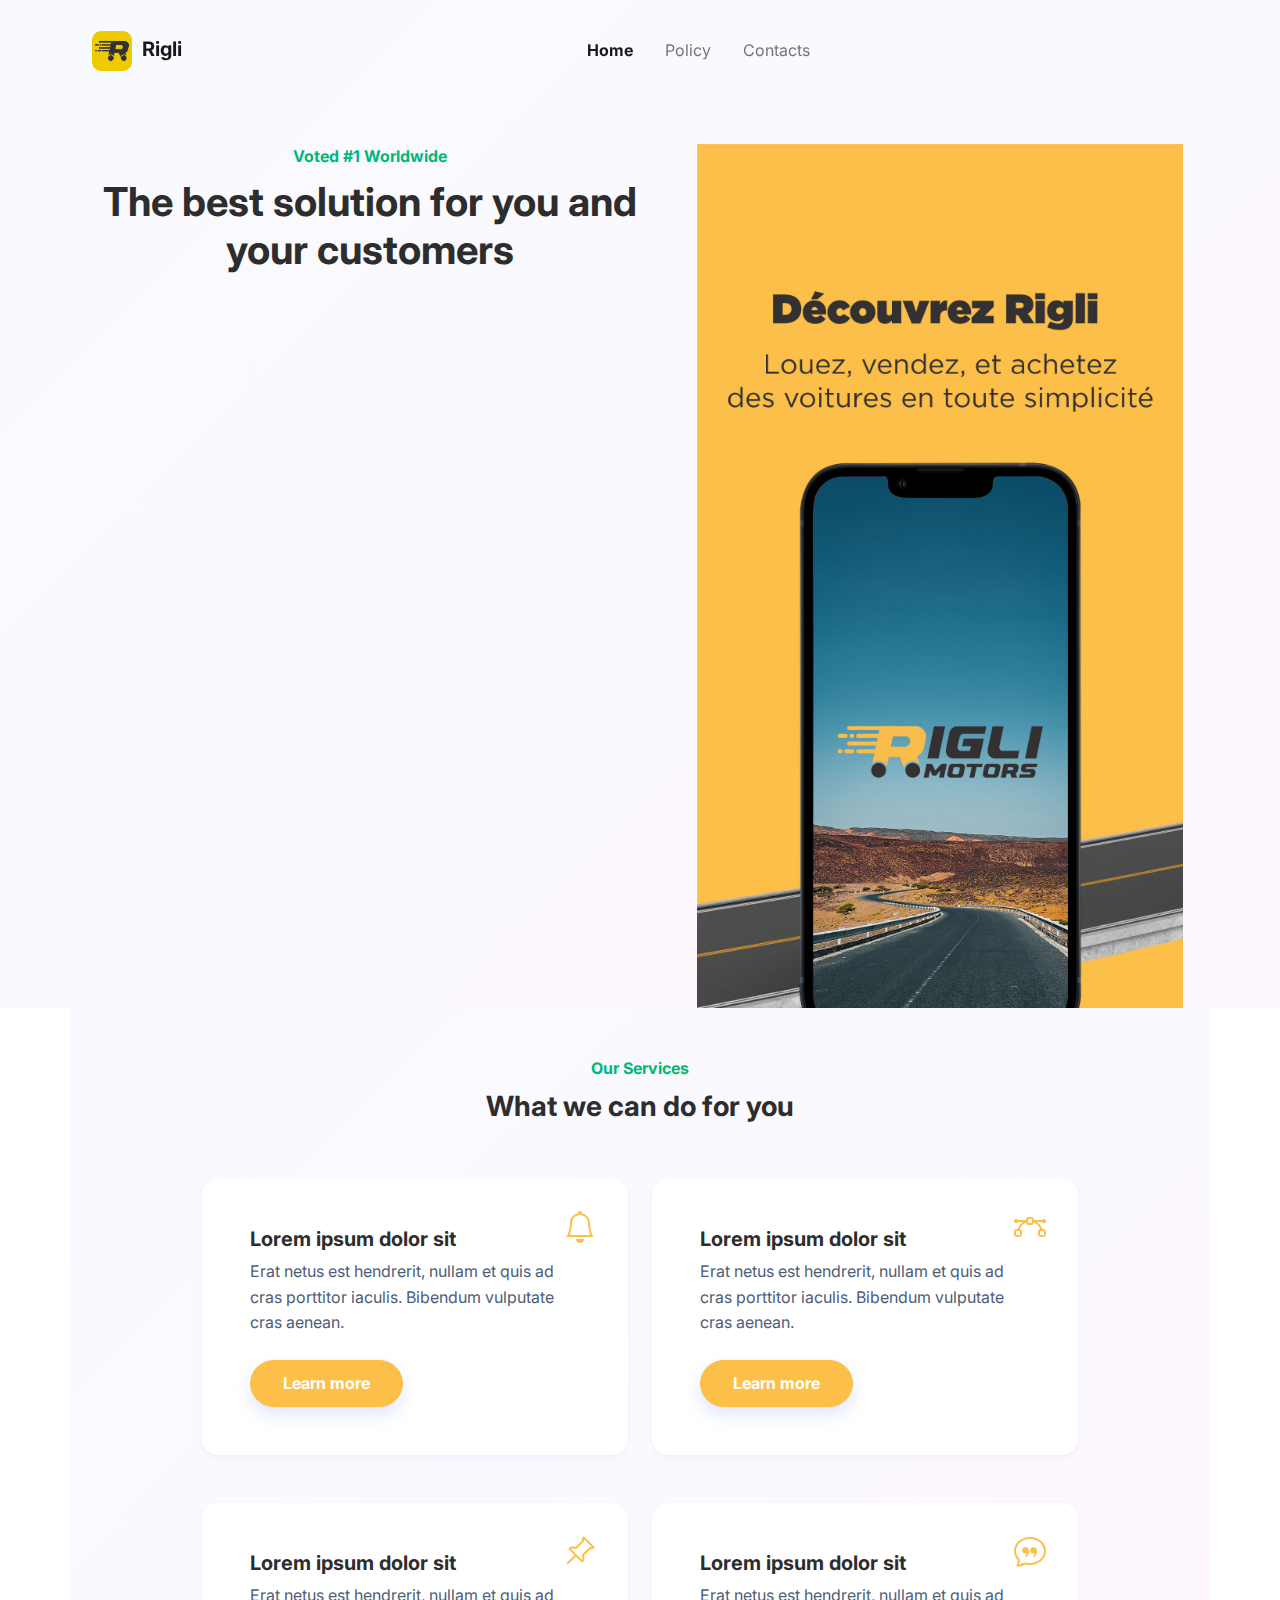
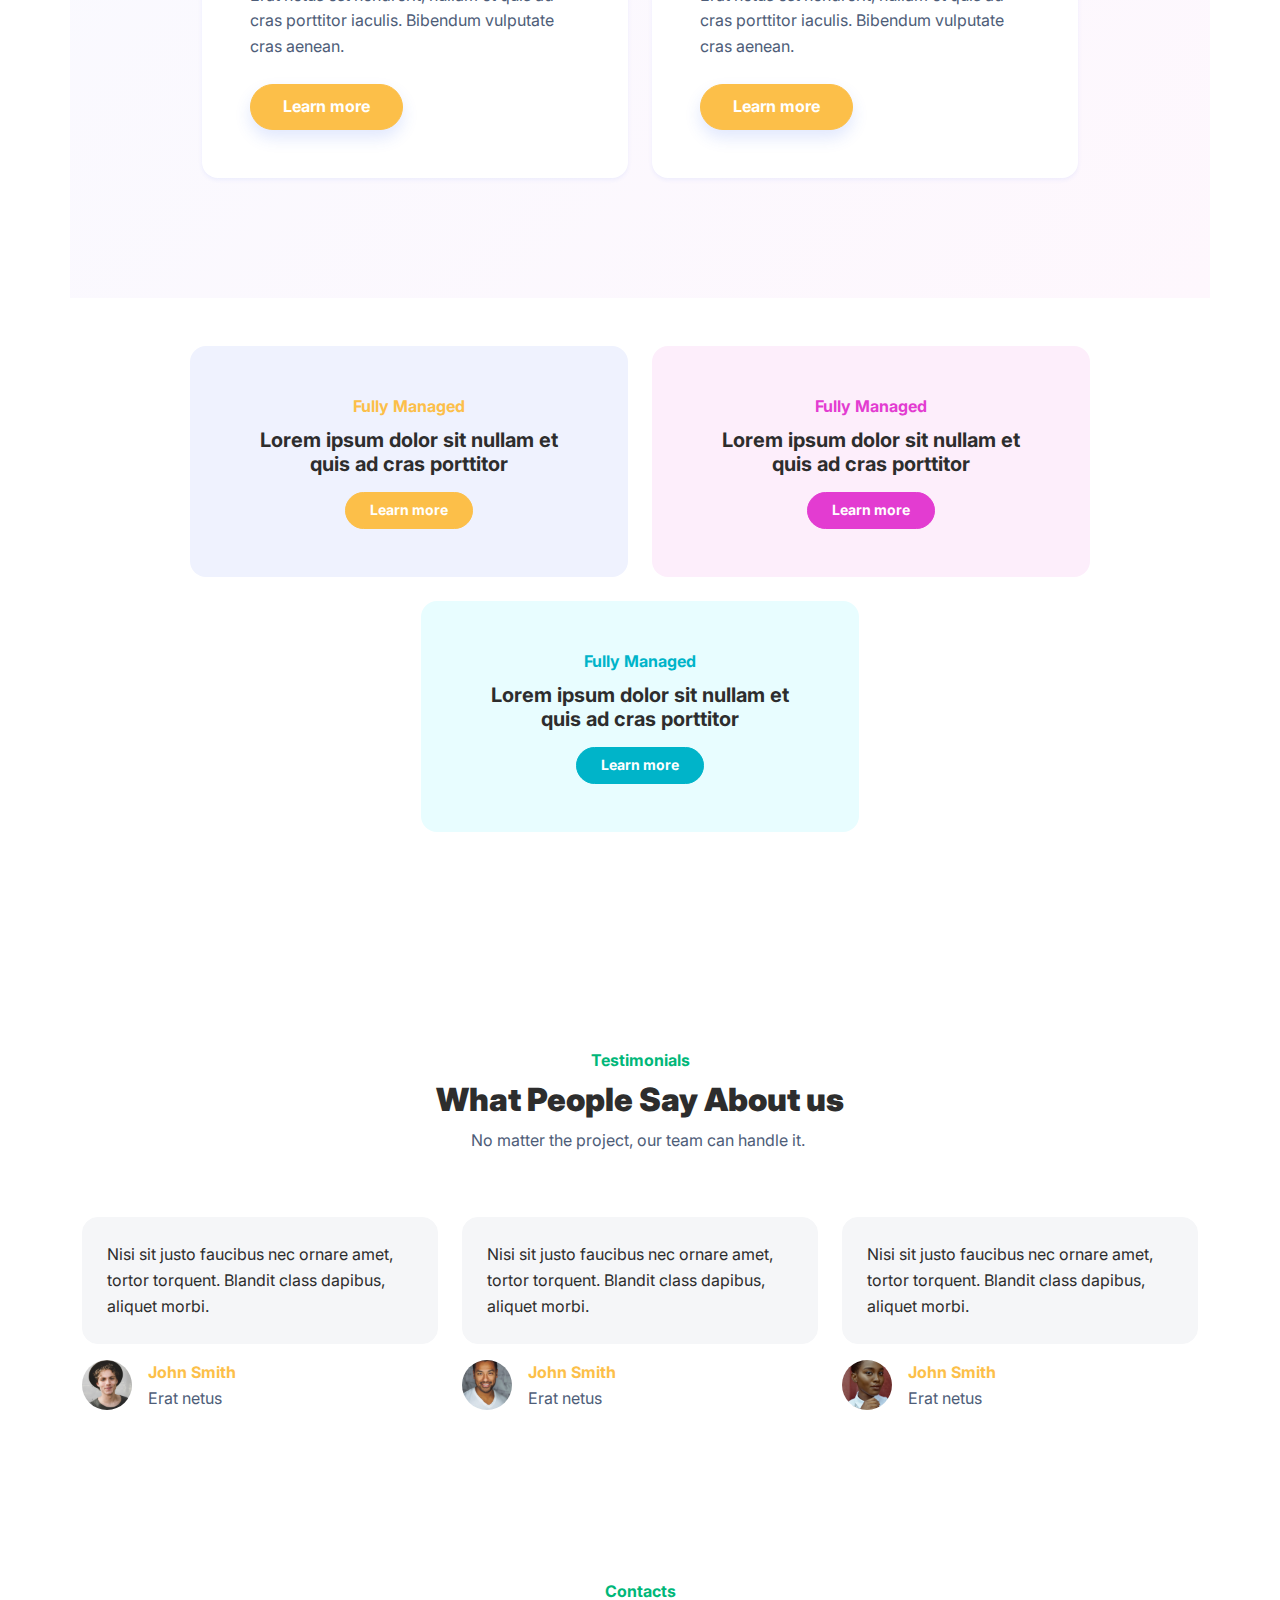
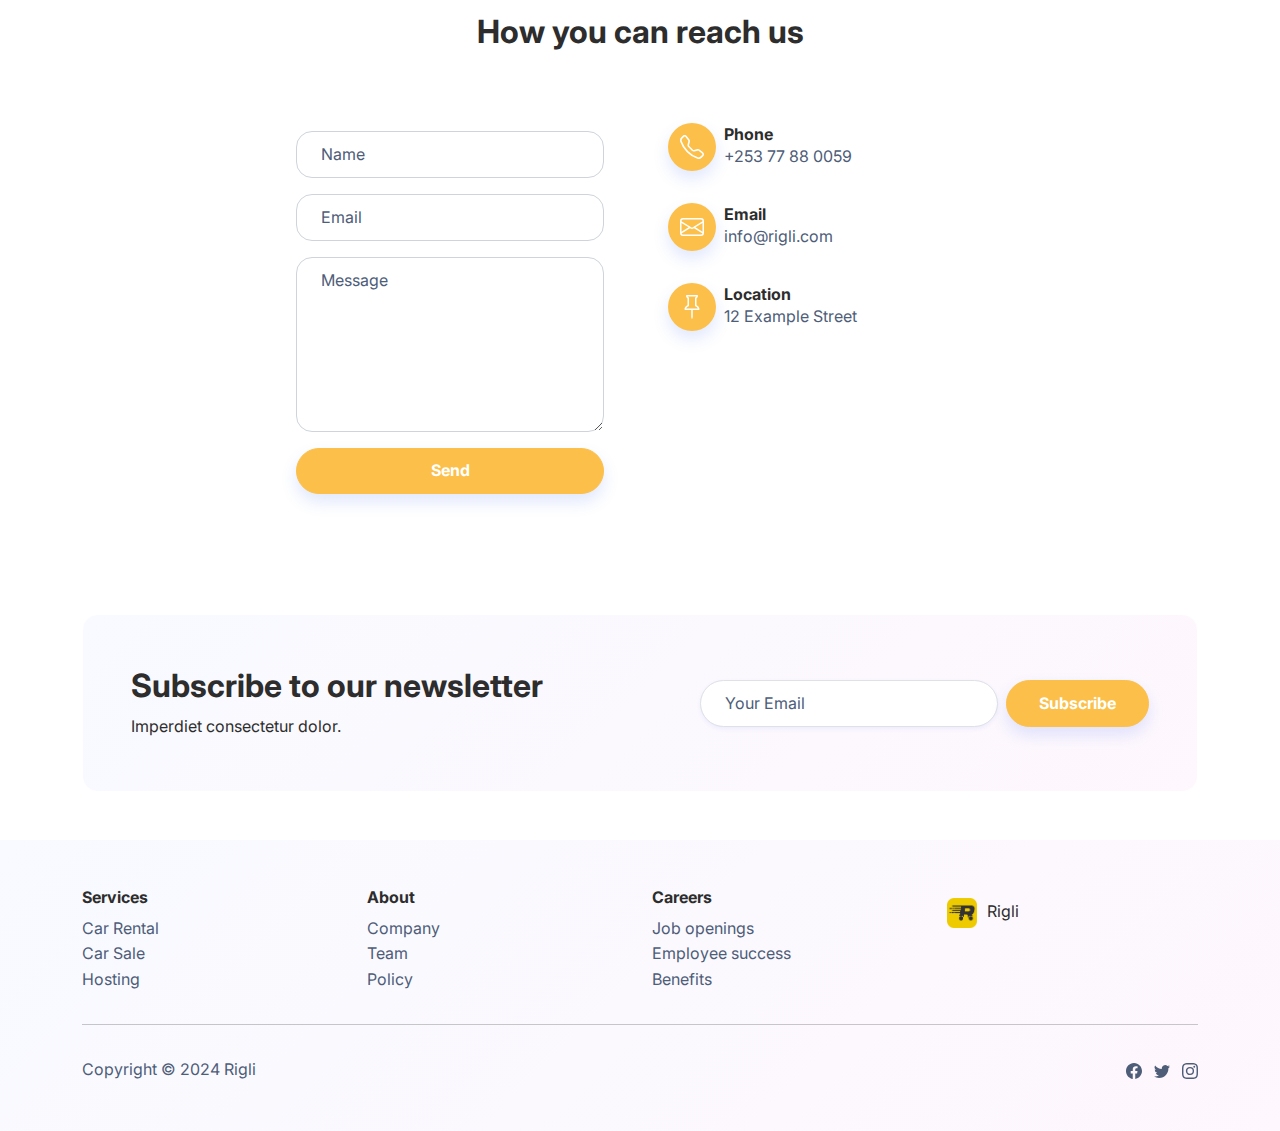
<file: index.html>
<!DOCTYPE html>
<html lang="en">

<head>
    <meta charset="utf-8">
    <meta name="viewport" content="width=device-width, initial-scale=1.0, shrink-to-fit=no">
    <title>Home - Rigli</title>
    <link rel="stylesheet" href="assets/bootstrap/css/bootstrap.min.css">
    <link rel="stylesheet" href="https://fonts.googleapis.com/css?family=Inter:300italic,400italic,600italic,700italic,800italic,400,300,600,700,800&amp;display=swap">
</head>

<body style="/*background: url(&quot;design.jpg&quot;);*/background-position: 0 -60px;">
    <nav class="navbar navbar-light navbar-expand-md fixed-top navbar-shrink py-3" id="mainNav">
        <div class="container"><a class="navbar-brand d-flex align-items-center" href="/"><span><img src="assets/img/App-Icon.png" style="width: 40px;margin: 10px;">Rigli</span></a><button data-bs-toggle="collapse" class="navbar-toggler" data-bs-target="#navcol-1"><span class="visually-hidden">Toggle navigation</span><span class="navbar-toggler-icon"></span></button>
            <div class="collapse navbar-collapse" id="navcol-1">
                <ul class="navbar-nav mx-auto">
                    <li class="nav-item"><a class="nav-link active" href="index.html">Home</a></li>
                    <li class="nav-item"><a class="nav-link" href="policy.html">Policy</a></li>
                    <li class="nav-item"><a class="nav-link" href="contacts.html">Contacts</a></li>
                </ul>
            </div>
        </div>
    </nav>
    <header class="bg-primary-gradient pt-5">
        <div class="container pt-4 pt-xl-5">
            <div class="row pt-5">
                <div class="col-md-8 col-xl-6 text-center text-md-start mx-auto">
                    <div class="text-center">
                        <p class="fw-bold text-success mb-2">Voted #1 Worldwide</p>
                        <h1 class="fw-bold">The best solution for you and your customers</h1>
                    </div>
                </div>
                <div class="col-12 col-lg-10 mx-auto" style="width: 510px;">
                    <div class="position-relative" style="display: flex;flex-wrap: wrap;justify-content: flex-end;">
                        <div style="position: relative;flex: 0 0 45%;transform: translate3d(-15%, 35%, 0);"></div><img class="img-fluid" src="assets/img/products/1.jpg" data-bss-parallax="" data-bss-parallax-speed="0.25" style="--bs-primary: #FCBF49;--bs-primary-rgb: 252,191,73;">
                        <div style="position: relative;flex: 0 0 60%;transform: translate3d(0, 0%, 0);"></div>
                    </div>
                </div>
            </div>
        </div>
    </header>
    <section>
        <div class="container bg-primary-gradient py-5">
            <div class="row">
                <div class="col-md-8 col-xl-6 text-center mx-auto">
                    <p class="fw-bold text-success mb-2">Our Services</p>
                    <h3 class="fw-bold">What we can do for you</h3>
                </div>
            </div>
            <div class="py-5 p-lg-5">
                <div class="row row-cols-1 row-cols-md-2 mx-auto" style="max-width: 900px;">
                    <div class="col mb-5">
                        <div class="card shadow-sm">
                            <div class="card-body px-4 py-5 px-md-5">
                                <div class="bs-icon-lg d-flex justify-content-center align-items-center mb-3 bs-icon" style="top: 1rem;right: 1rem;position: absolute;"><svg xmlns="http://www.w3.org/2000/svg" width="1em" height="1em" fill="currentColor" viewBox="0 0 16 16" class="bi bi-bell">
                                        <path d="M8 16a2 2 0 0 0 2-2H6a2 2 0 0 0 2 2zM8 1.918l-.797.161A4.002 4.002 0 0 0 4 6c0 .628-.134 2.197-.459 3.742-.16.767-.376 1.566-.663 2.258h10.244c-.287-.692-.502-1.49-.663-2.258C12.134 8.197 12 6.628 12 6a4.002 4.002 0 0 0-3.203-3.92L8 1.917zM14.22 12c.223.447.481.801.78 1H1c.299-.199.557-.553.78-1C2.68 10.2 3 6.88 3 6c0-2.42 1.72-4.44 4.005-4.901a1 1 0 1 1 1.99 0A5.002 5.002 0 0 1 13 6c0 .88.32 4.2 1.22 6z"></path>
                                    </svg></div>
                                <h5 class="fw-bold card-title">Lorem ipsum dolor sit&nbsp;</h5>
                                <p class="text-muted card-text mb-4">Erat netus est hendrerit, nullam et quis ad cras porttitor iaculis. Bibendum vulputate cras aenean.</p><button class="btn btn-primary shadow" type="button">Learn more</button>
                            </div>
                        </div>
                    </div>
                    <div class="col mb-5">
                        <div class="card shadow-sm">
                            <div class="card-body px-4 py-5 px-md-5">
                                <div class="bs-icon-lg d-flex justify-content-center align-items-center mb-3 bs-icon" style="top: 1rem;right: 1rem;position: absolute;"><svg xmlns="http://www.w3.org/2000/svg" width="1em" height="1em" fill="currentColor" viewBox="0 0 16 16" class="bi bi-bezier">
                                        <path fill-rule="evenodd" d="M0 10.5A1.5 1.5 0 0 1 1.5 9h1A1.5 1.5 0 0 1 4 10.5v1A1.5 1.5 0 0 1 2.5 13h-1A1.5 1.5 0 0 1 0 11.5v-1zm1.5-.5a.5.5 0 0 0-.5.5v1a.5.5 0 0 0 .5.5h1a.5.5 0 0 0 .5-.5v-1a.5.5 0 0 0-.5-.5h-1zm10.5.5A1.5 1.5 0 0 1 13.5 9h1a1.5 1.5 0 0 1 1.5 1.5v1a1.5 1.5 0 0 1-1.5 1.5h-1a1.5 1.5 0 0 1-1.5-1.5v-1zm1.5-.5a.5.5 0 0 0-.5.5v1a.5.5 0 0 0 .5.5h1a.5.5 0 0 0 .5-.5v-1a.5.5 0 0 0-.5-.5h-1zM6 4.5A1.5 1.5 0 0 1 7.5 3h1A1.5 1.5 0 0 1 10 4.5v1A1.5 1.5 0 0 1 8.5 7h-1A1.5 1.5 0 0 1 6 5.5v-1zM7.5 4a.5.5 0 0 0-.5.5v1a.5.5 0 0 0 .5.5h1a.5.5 0 0 0 .5-.5v-1a.5.5 0 0 0-.5-.5h-1z"></path>
                                        <path d="M6 4.5H1.866a1 1 0 1 0 0 1h2.668A6.517 6.517 0 0 0 1.814 9H2.5c.123 0 .244.015.358.043a5.517 5.517 0 0 1 3.185-3.185A1.503 1.503 0 0 1 6 5.5v-1zm3.957 1.358A1.5 1.5 0 0 0 10 5.5v-1h4.134a1 1 0 1 1 0 1h-2.668a6.517 6.517 0 0 1 2.72 3.5H13.5c-.123 0-.243.015-.358.043a5.517 5.517 0 0 0-3.185-3.185z"></path>
                                    </svg></div>
                                <h5 class="fw-bold card-title">Lorem ipsum dolor sit&nbsp;</h5>
                                <p class="text-muted card-text mb-4">Erat netus est hendrerit, nullam et quis ad cras porttitor iaculis. Bibendum vulputate cras aenean.</p><button class="btn btn-primary shadow" type="button">Learn more</button>
                            </div>
                        </div>
                    </div>
                    <div class="col mb-4">
                        <div class="card shadow-sm">
                            <div class="card-body px-4 py-5 px-md-5">
                                <div class="bs-icon-lg d-flex justify-content-center align-items-center mb-3 bs-icon" style="top: 1rem;right: 1rem;position: absolute;"><svg xmlns="http://www.w3.org/2000/svg" width="1em" height="1em" fill="currentColor" viewBox="0 0 16 16" class="bi bi-pin-angle">
                                        <path d="M9.828.722a.5.5 0 0 1 .354.146l4.95 4.95a.5.5 0 0 1 0 .707c-.48.48-1.072.588-1.503.588-.177 0-.335-.018-.46-.039l-3.134 3.134a5.927 5.927 0 0 1 .16 1.013c.046.702-.032 1.687-.72 2.375a.5.5 0 0 1-.707 0l-2.829-2.828-3.182 3.182c-.195.195-1.219.902-1.414.707-.195-.195.512-1.22.707-1.414l3.182-3.182-2.828-2.829a.5.5 0 0 1 0-.707c.688-.688 1.673-.767 2.375-.72a5.922 5.922 0 0 1 1.013.16l3.134-3.133a2.772 2.772 0 0 1-.04-.461c0-.43.108-1.022.589-1.503a.5.5 0 0 1 .353-.146zm.122 2.112v-.002.002zm0-.002v.002a.5.5 0 0 1-.122.51L6.293 6.878a.5.5 0 0 1-.511.12H5.78l-.014-.004a4.507 4.507 0 0 0-.288-.076 4.922 4.922 0 0 0-.765-.116c-.422-.028-.836.008-1.175.15l5.51 5.509c.141-.34.177-.753.149-1.175a4.924 4.924 0 0 0-.192-1.054l-.004-.013v-.001a.5.5 0 0 1 .12-.512l3.536-3.535a.5.5 0 0 1 .532-.115l.096.022c.087.017.208.034.344.034.114 0 .23-.011.343-.04L9.927 2.028c-.029.113-.04.23-.04.343a1.779 1.779 0 0 0 .062.46z"></path>
                                    </svg></div>
                                <h5 class="fw-bold card-title">Lorem ipsum dolor sit&nbsp;</h5>
                                <p class="text-muted card-text mb-4">Erat netus est hendrerit, nullam et quis ad cras porttitor iaculis. Bibendum vulputate cras aenean.</p><button class="btn btn-primary shadow" type="button">Learn more</button>
                            </div>
                        </div>
                    </div>
                    <div class="col mb-4">
                        <div class="card shadow-sm">
                            <div class="card-body px-4 py-5 px-md-5" style="--bs-primary: #FCBF49;--bs-primary-rgb: 252,191,73;">
                                <div class="bs-icon-lg d-flex justify-content-center align-items-center mb-3 bs-icon" style="top: 1rem;right: 1rem;position: absolute;"><svg xmlns="http://www.w3.org/2000/svg" width="1em" height="1em" fill="currentColor" viewBox="0 0 16 16" class="bi bi-chat-quote">
                                        <path d="M2.678 11.894a1 1 0 0 1 .287.801 10.97 10.97 0 0 1-.398 2c1.395-.323 2.247-.697 2.634-.893a1 1 0 0 1 .71-.074A8.06 8.06 0 0 0 8 14c3.996 0 7-2.807 7-6 0-3.192-3.004-6-7-6S1 4.808 1 8c0 1.468.617 2.83 1.678 3.894zm-.493 3.905a21.682 21.682 0 0 1-.713.129c-.2.032-.352-.176-.273-.362a9.68 9.68 0 0 0 .244-.637l.003-.01c.248-.72.45-1.548.524-2.319C.743 11.37 0 9.76 0 8c0-3.866 3.582-7 8-7s8 3.134 8 7-3.582 7-8 7a9.06 9.06 0 0 1-2.347-.306c-.52.263-1.639.742-3.468 1.105z"></path>
                                        <path d="M7.066 6.76A1.665 1.665 0 0 0 4 7.668a1.667 1.667 0 0 0 2.561 1.406c-.131.389-.375.804-.777 1.22a.417.417 0 0 0 .6.58c1.486-1.54 1.293-3.214.682-4.112zm4 0A1.665 1.665 0 0 0 8 7.668a1.667 1.667 0 0 0 2.561 1.406c-.131.389-.375.804-.777 1.22a.417.417 0 0 0 .6.58c1.486-1.54 1.293-3.214.682-4.112z"></path>
                                    </svg></div>
                                <h5 class="fw-bold card-title">Lorem ipsum dolor sit&nbsp;</h5>
                                <p class="text-muted card-text mb-4">Erat netus est hendrerit, nullam et quis ad cras porttitor iaculis. Bibendum vulputate cras aenean.</p><button class="btn btn-primary shadow" type="button" style="--bs-primary: #FCBF49;--bs-primary-rgb: 252,191,73;">Learn more</button>
                            </div>
                        </div>
                    </div>
                </div>
            </div>
        </div>
    </section>
    <section>
        <div class="container py-5">
            <div class="mx-auto" style="max-width: 900px;">
                <div class="row row-cols-1 row-cols-md-2 d-flex justify-content-center" style="--bs-primary: #FCBF49;--bs-primary-rgb: 252,191,73;">
                    <div class="col mb-4">
                        <div class="card bg-primary-light">
                            <div class="card-body text-center px-4 py-5 px-md-5">
                                <p class="fw-bold text-primary card-text mb-2">Fully Managed</p>
                                <h5 class="fw-bold card-title mb-3">Lorem ipsum dolor sit&nbsp;nullam et quis ad cras porttitor</h5><button class="btn btn-primary btn-sm" type="button">Learn more</button>
                            </div>
                        </div>
                    </div>
                    <div class="col mb-4">
                        <div class="card bg-secondary-light">
                            <div class="card-body text-center px-4 py-5 px-md-5">
                                <p class="fw-bold text-secondary card-text mb-2">Fully Managed</p>
                                <h5 class="fw-bold card-title mb-3">Lorem ipsum dolor sit&nbsp;nullam et quis ad cras porttitor</h5><button class="btn btn-secondary btn-sm" type="button">Learn more</button>
                            </div>
                        </div>
                    </div>
                    <div class="col mb-4">
                        <div class="card bg-info-light">
                            <div class="card-body text-center px-4 py-5 px-md-5">
                                <p class="fw-bold text-info card-text mb-2">Fully Managed</p>
                                <h5 class="fw-bold card-title mb-3">Lorem ipsum dolor sit&nbsp;nullam et quis ad cras porttitor</h5><button class="btn btn-info btn-sm" type="button">Learn more</button>
                            </div>
                        </div>
                    </div>
                </div>
            </div>
        </div>
    </section>
    <section class="py-5 mt-5" style="--bs-primary: #FCBF49;--bs-primary-rgb: 252,191,73;">
        <div class="container py-5">
            <div class="row mb-5">
                <div class="col-md-8 col-xl-6 text-center mx-auto">
                    <p class="fw-bold text-success mb-2">Testimonials</p>
                    <h2 class="fw-bold"><strong>What People Say About us</strong></h2>
                    <p class="text-muted w-lg-50">No matter the project, our team can handle it.&nbsp;</p>
                </div>
            </div>
            <div class="row row-cols-1 row-cols-sm-2 row-cols-lg-3 d-sm-flex justify-content-sm-center">
                <div class="col mb-4">
                    <div class="d-flex flex-column align-items-center align-items-sm-start">
                        <p class="bg-light border rounded border-light p-4">Nisi sit justo faucibus nec ornare amet, tortor torquent. Blandit class dapibus, aliquet morbi.</p>
                        <div class="d-flex"><img class="rounded-circle flex-shrink-0 me-3 fit-cover" width="50" height="50" src="assets/img/team/avatar2.jpg">
                            <div>
                                <p class="fw-bold text-primary mb-0">John Smith</p>
                                <p class="text-muted mb-0">Erat netus</p>
                            </div>
                        </div>
                    </div>
                </div>
                <div class="col mb-4">
                    <div class="d-flex flex-column align-items-center align-items-sm-start">
                        <p class="bg-light border rounded border-light p-4">Nisi sit justo faucibus nec ornare amet, tortor torquent. Blandit class dapibus, aliquet morbi.</p>
                        <div class="d-flex"><img class="rounded-circle flex-shrink-0 me-3 fit-cover" width="50" height="50" src="assets/img/team/avatar4.jpg">
                            <div>
                                <p class="fw-bold text-primary mb-0">John Smith</p>
                                <p class="text-muted mb-0">Erat netus</p>
                            </div>
                        </div>
                    </div>
                </div>
                <div class="col mb-4">
                    <div class="d-flex flex-column align-items-center align-items-sm-start">
                        <p class="bg-light border rounded border-light p-4">Nisi sit justo faucibus nec ornare amet, tortor torquent. Blandit class dapibus, aliquet morbi.</p>
                        <div class="d-flex"><img class="rounded-circle flex-shrink-0 me-3 fit-cover" width="50" height="50" src="assets/img/team/avatar5.jpg">
                            <div>
                                <p class="fw-bold text-primary mb-0">John Smith</p>
                                <p class="text-muted mb-0">Erat netus</p>
                            </div>
                        </div>
                    </div>
                </div>
            </div>
        </div>
    </section>
    <section class="py-5">
        <div class="container">
            <div class="row mb-5">
                <div class="col-md-8 col-xl-6 text-center mx-auto">
                    <p class="fw-bold text-success mb-2">Contacts</p>
                    <h2 class="fw-bold">How you can reach us</h2>
                </div>
            </div>
            <div class="row d-flex justify-content-center" style="--bs-primary: #FCBF49;--bs-primary-rgb: 252,191,73;">
                <div class="col-md-6 col-xl-4">
                    <div>
                        <form class="p-3 p-xl-4" method="post" style="--bs-primary: #FCBF49;--bs-primary-rgb: 252,191,73;">
                            <div class="mb-3"><input class="form-control" type="text" id="name-1" name="name" placeholder="Name"></div>
                            <div class="mb-3"><input class="form-control" type="email" id="email-1" name="email" placeholder="Email"></div>
                            <div class="mb-3"><textarea class="form-control" id="message-1" name="message" rows="6" placeholder="Message"></textarea></div>
                            <div><button class="btn btn-primary shadow d-block w-100" type="submit" style="--bs-primary: #FCBF49;--bs-primary-rgb: 252,191,73;">Send </button></div>
                        </form>
                    </div>
                </div>
                <div class="col-md-4 col-xl-4 d-flex justify-content-center justify-content-xl-start">
                    <div class="d-flex flex-wrap flex-md-column justify-content-md-start align-items-md-start h-100" style="--bs-primary: #FCBF49;--bs-primary-rgb: 252,191,73;">
                        <div class="d-flex align-items-center p-3">
                            <div class="bs-icon-md bs-icon-circle bs-icon-primary shadow d-flex flex-shrink-0 justify-content-center align-items-center d-inline-block bs-icon bs-icon-md" style="--bs-primary: #FCBF49;--bs-primary-rgb: 252,191,73;"><svg xmlns="http://www.w3.org/2000/svg" width="1em" height="1em" fill="currentColor" viewBox="0 0 16 16" class="bi bi-telephone">
                                    <path d="M3.654 1.328a.678.678 0 0 0-1.015-.063L1.605 2.3c-.483.484-.661 1.169-.45 1.77a17.568 17.568 0 0 0 4.168 6.608 17.569 17.569 0 0 0 6.608 4.168c.601.211 1.286.033 1.77-.45l1.034-1.034a.678.678 0 0 0-.063-1.015l-2.307-1.794a.678.678 0 0 0-.58-.122l-2.19.547a1.745 1.745 0 0 1-1.657-.459L5.482 8.062a1.745 1.745 0 0 1-.46-1.657l.548-2.19a.678.678 0 0 0-.122-.58L3.654 1.328zM1.884.511a1.745 1.745 0 0 1 2.612.163L6.29 2.98c.329.423.445.974.315 1.494l-.547 2.19a.678.678 0 0 0 .178.643l2.457 2.457a.678.678 0 0 0 .644.178l2.189-.547a1.745 1.745 0 0 1 1.494.315l2.306 1.794c.829.645.905 1.87.163 2.611l-1.034 1.034c-.74.74-1.846 1.065-2.877.702a18.634 18.634 0 0 1-7.01-4.42 18.634 18.634 0 0 1-4.42-7.009c-.362-1.03-.037-2.137.703-2.877L1.885.511z"></path>
                                </svg></div>
                            <div class="px-2">
                                <h6 class="fw-bold mb-0">Phone</h6>
                                <p class="text-muted mb-0">+253 77 88 0059</p>
                            </div>
                        </div>
                        <div class="d-flex align-items-center p-3">
                            <div class="bs-icon-md bs-icon-circle bs-icon-primary shadow d-flex flex-shrink-0 justify-content-center align-items-center d-inline-block bs-icon bs-icon-md" style="--bs-primary: #FCBF49;--bs-primary-rgb: 252,191,73;"><svg xmlns="http://www.w3.org/2000/svg" width="1em" height="1em" fill="currentColor" viewBox="0 0 16 16" class="bi bi-envelope">
                                    <path fill-rule="evenodd" d="M0 4a2 2 0 0 1 2-2h12a2 2 0 0 1 2 2v8a2 2 0 0 1-2 2H2a2 2 0 0 1-2-2V4Zm2-1a1 1 0 0 0-1 1v.217l7 4.2 7-4.2V4a1 1 0 0 0-1-1H2Zm13 2.383-4.708 2.825L15 11.105V5.383Zm-.034 6.876-5.64-3.471L8 9.583l-1.326-.795-5.64 3.47A1 1 0 0 0 2 13h12a1 1 0 0 0 .966-.741ZM1 11.105l4.708-2.897L1 5.383v5.722Z"></path>
                                </svg></div>
                            <div class="px-2">
                                <h6 class="fw-bold mb-0">Email</h6>
                                <p class="text-muted mb-0">info@rigli.com</p>
                            </div>
                        </div>
                        <div class="d-flex align-items-center p-3">
                            <div class="bs-icon-md bs-icon-circle bs-icon-primary shadow d-flex flex-shrink-0 justify-content-center align-items-center d-inline-block bs-icon bs-icon-md" style="--bs-primary: #FCBF49;--bs-primary-rgb: 252,191,73;"><svg xmlns="http://www.w3.org/2000/svg" width="1em" height="1em" fill="currentColor" viewBox="0 0 16 16" class="bi bi-pin">
                                    <path d="M4.146.146A.5.5 0 0 1 4.5 0h7a.5.5 0 0 1 .5.5c0 .68-.342 1.174-.646 1.479-.126.125-.25.224-.354.298v4.431l.078.048c.203.127.476.314.751.555C12.36 7.775 13 8.527 13 9.5a.5.5 0 0 1-.5.5h-4v4.5c0 .276-.224 1.5-.5 1.5s-.5-1.224-.5-1.5V10h-4a.5.5 0 0 1-.5-.5c0-.973.64-1.725 1.17-2.189A5.921 5.921 0 0 1 5 6.708V2.277a2.77 2.77 0 0 1-.354-.298C4.342 1.674 4 1.179 4 .5a.5.5 0 0 1 .146-.354zm1.58 1.408-.002-.001.002.001zm-.002-.001.002.001A.5.5 0 0 1 6 2v5a.5.5 0 0 1-.276.447h-.002l-.012.007-.054.03a4.922 4.922 0 0 0-.827.58c-.318.278-.585.596-.725.936h7.792c-.14-.34-.407-.658-.725-.936a4.915 4.915 0 0 0-.881-.61l-.012-.006h-.002A.5.5 0 0 1 10 7V2a.5.5 0 0 1 .295-.458 1.775 1.775 0 0 0 .351-.271c.08-.08.155-.17.214-.271H5.14c.06.1.133.191.214.271a1.78 1.78 0 0 0 .37.282z"></path>
                                </svg></div>
                            <div class="px-2">
                                <h6 class="fw-bold mb-0">Location</h6>
                                <p class="text-muted mb-0">12 Example Street</p>
                            </div>
                        </div>
                    </div>
                </div>
            </div>
        </div>
    </section>
    <section class="py-5">
        <div class="container">
            <div class="border rounded border-white d-flex flex-column justify-content-between align-items-center flex-lg-row bg-primary-gradient p-4 p-lg-5">
                <div class="text-center text-lg-start py-3 py-lg-1">
                    <h2 class="fw-bold mb-2">Subscribe to our newsletter</h2>
                    <p class="mb-0">Imperdiet consectetur dolor.</p>
                </div>
                <form class="d-flex justify-content-center flex-wrap flex-lg-nowrap" method="post">
                    <div class="my-2"><input class="border rounded-pill shadow-sm form-control" type="email" name="email" placeholder="Your Email"></div>
                    <div class="my-2"><button class="btn btn-primary shadow ms-2" type="submit">Subscribe </button></div>
                </form>
            </div>
        </div>
    </section>
    <footer class="bg-primary-gradient">
        <div class="container py-4 py-lg-5">
            <div class="row justify-content-center">
                <div class="col-sm-4 col-md-3 text-center text-lg-start d-flex flex-column item">
                    <h3 class="fs-6 fw-bold">Services</h3>
                    <ul class="list-unstyled">
                        <li><a href="#">Car Rental</a></li>
                        <li><a href="#">Car Sale</a></li>
                        <li><a href="#">Hosting</a></li>
                    </ul>
                </div>
                <div class="col-sm-4 col-md-3 text-center text-lg-start d-flex flex-column item">
                    <h3 class="fs-6 fw-bold">About</h3>
                    <ul class="list-unstyled">
                        <li><a href="#">Company</a></li>
                        <li><a href="#">Team</a></li>
                        <li><a href="#">Policy</a></li>
                    </ul>
                </div>
                <div class="col-sm-4 col-md-3 text-center text-lg-start d-flex flex-column item">
                    <h3 class="fs-6 fw-bold">Careers</h3>
                    <ul class="list-unstyled">
                        <li><a href="#">Job openings</a></li>
                        <li><a href="#">Employee success</a></li>
                        <li><a href="#">Benefits</a></li>
                    </ul>
                </div>
                <div class="col-lg-3 text-center text-lg-start d-inline flex-column align-items-center order-first align-items-lg-start order-lg-last item social"><img src="assets/img/App-Icon.png" style="width: 30px;margin: 10px;"><span>Rigli</span>
                    <div class="fw-bold d-flex align-items-center mb-2"></div>
                    <p class="text-muted copyright"></p>
                </div>
            </div>
            <hr>
            <div class="text-muted d-flex justify-content-between align-items-center pt-3">
                <p class="mb-0">Copyright © 2024 Rigli</p>
                <ul class="list-inline mb-0">
                    <li class="list-inline-item"><svg xmlns="http://www.w3.org/2000/svg" width="1em" height="1em" fill="currentColor" viewBox="0 0 16 16" class="bi bi-facebook">
                            <path d="M16 8.049c0-4.446-3.582-8.05-8-8.05C3.58 0-.002 3.603-.002 8.05c0 4.017 2.926 7.347 6.75 7.951v-5.625h-2.03V8.05H6.75V6.275c0-2.017 1.195-3.131 3.022-3.131.876 0 1.791.157 1.791.157v1.98h-1.009c-.993 0-1.303.621-1.303 1.258v1.51h2.218l-.354 2.326H9.25V16c3.824-.604 6.75-3.934 6.75-7.951z"></path>
                        </svg></li>
                    <li class="list-inline-item"><svg xmlns="http://www.w3.org/2000/svg" width="1em" height="1em" fill="currentColor" viewBox="0 0 16 16" class="bi bi-twitter">
                            <path d="M5.026 15c6.038 0 9.341-5.003 9.341-9.334 0-.14 0-.282-.006-.422A6.685 6.685 0 0 0 16 3.542a6.658 6.658 0 0 1-1.889.518 3.301 3.301 0 0 0 1.447-1.817 6.533 6.533 0 0 1-2.087.793A3.286 3.286 0 0 0 7.875 6.03a9.325 9.325 0 0 1-6.767-3.429 3.289 3.289 0 0 0 1.018 4.382A3.323 3.323 0 0 1 .64 6.575v.045a3.288 3.288 0 0 0 2.632 3.218 3.203 3.203 0 0 1-.865.115 3.23 3.23 0 0 1-.614-.057 3.283 3.283 0 0 0 3.067 2.277A6.588 6.588 0 0 1 .78 13.58a6.32 6.32 0 0 1-.78-.045A9.344 9.344 0 0 0 5.026 15z"></path>
                        </svg></li>
                    <li class="list-inline-item"><svg xmlns="http://www.w3.org/2000/svg" width="1em" height="1em" fill="currentColor" viewBox="0 0 16 16" class="bi bi-instagram">
                            <path d="M8 0C5.829 0 5.556.01 4.703.048 3.85.088 3.269.222 2.76.42a3.917 3.917 0 0 0-1.417.923A3.927 3.927 0 0 0 .42 2.76C.222 3.268.087 3.85.048 4.7.01 5.555 0 5.827 0 8.001c0 2.172.01 2.444.048 3.297.04.852.174 1.433.372 1.942.205.526.478.972.923 1.417.444.445.89.719 1.416.923.51.198 1.09.333 1.942.372C5.555 15.99 5.827 16 8 16s2.444-.01 3.298-.048c.851-.04 1.434-.174 1.943-.372a3.916 3.916 0 0 0 1.416-.923c.445-.445.718-.891.923-1.417.197-.509.332-1.09.372-1.942C15.99 10.445 16 10.173 16 8s-.01-2.445-.048-3.299c-.04-.851-.175-1.433-.372-1.941a3.926 3.926 0 0 0-.923-1.417A3.911 3.911 0 0 0 13.24.42c-.51-.198-1.092-.333-1.943-.372C10.443.01 10.172 0 7.998 0h.003zm-.717 1.442h.718c2.136 0 2.389.007 3.232.046.78.035 1.204.166 1.486.275.373.145.64.319.92.599.28.28.453.546.598.92.11.281.24.705.275 1.485.039.843.047 1.096.047 3.231s-.008 2.389-.047 3.232c-.035.78-.166 1.203-.275 1.485a2.47 2.47 0 0 1-.599.919c-.28.28-.546.453-.92.598-.28.11-.704.24-1.485.276-.843.038-1.096.047-3.232.047s-2.39-.009-3.233-.047c-.78-.036-1.203-.166-1.485-.276a2.478 2.478 0 0 1-.92-.598 2.48 2.48 0 0 1-.6-.92c-.109-.281-.24-.705-.275-1.485-.038-.843-.046-1.096-.046-3.233 0-2.136.008-2.388.046-3.231.036-.78.166-1.204.276-1.486.145-.373.319-.64.599-.92.28-.28.546-.453.92-.598.282-.11.705-.24 1.485-.276.738-.034 1.024-.044 2.515-.045v.002zm4.988 1.328a.96.96 0 1 0 0 1.92.96.96 0 0 0 0-1.92zm-4.27 1.122a4.109 4.109 0 1 0 0 8.217 4.109 4.109 0 0 0 0-8.217zm0 1.441a2.667 2.667 0 1 1 0 5.334 2.667 2.667 0 0 1 0-5.334z"></path>
                        </svg></li>
                </ul>
            </div>
        </div>
    </footer>
    <script src="assets/js/jquery.min.js"></script>
    <script src="assets/bootstrap/js/bootstrap.min.js"></script>
    <script src="assets/js/bold-and-bright.js"></script>
</body>

</html>
</file>
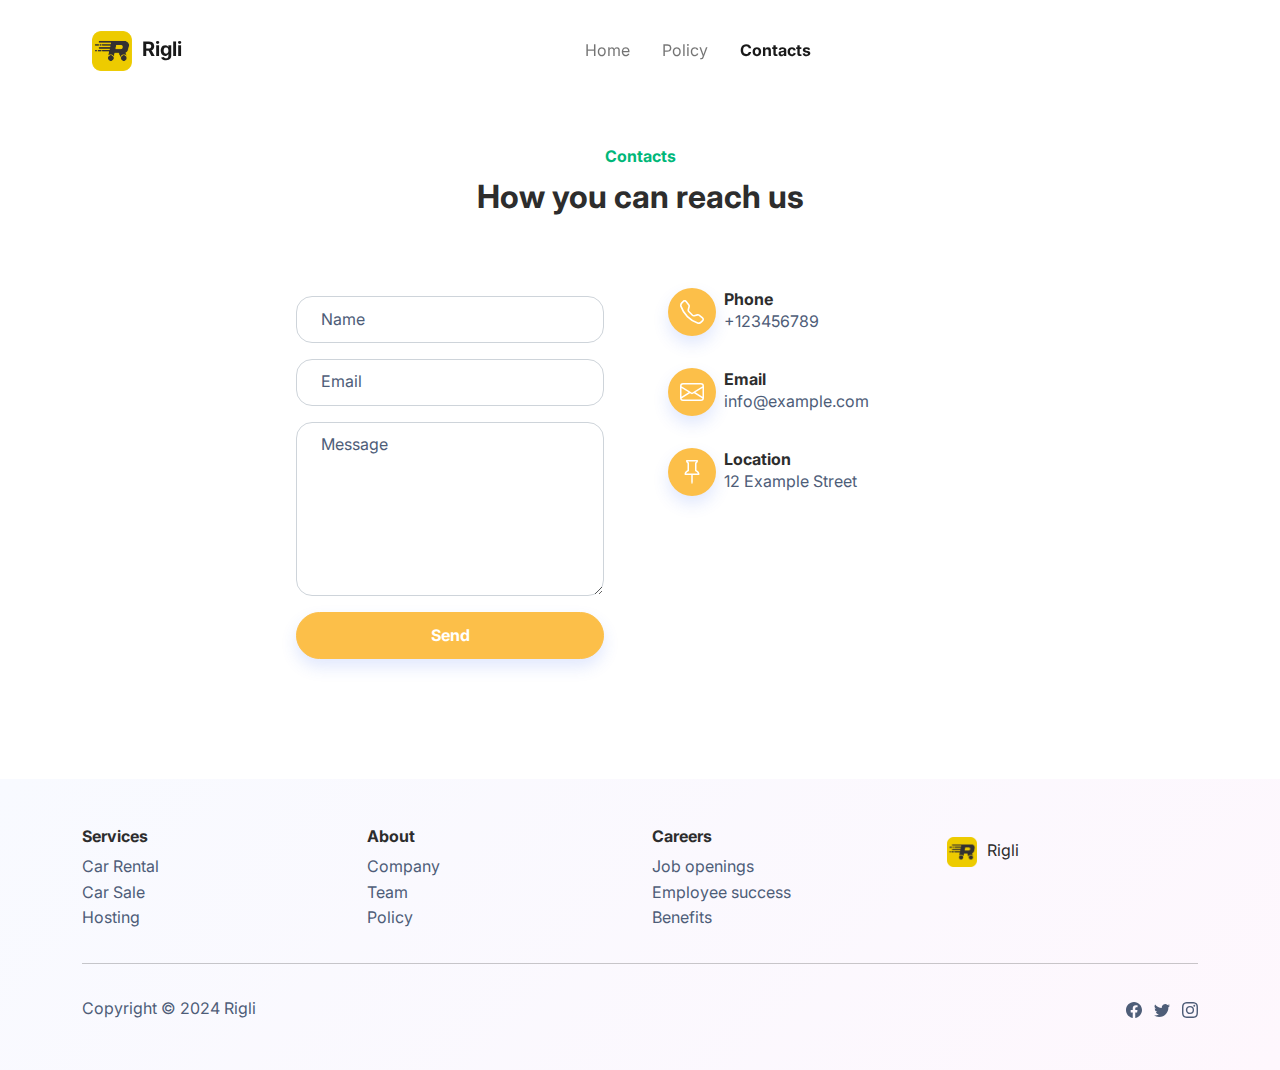
<file: contacts.html>
<!DOCTYPE html>
<html lang="en">

<head>
    <meta charset="utf-8">
    <meta name="viewport" content="width=device-width, initial-scale=1.0, shrink-to-fit=no">
    <title>Contacts - Rigli</title>
    <link rel="stylesheet" href="assets/bootstrap/css/bootstrap.min.css">
    <link rel="stylesheet" href="https://fonts.googleapis.com/css?family=Inter:300italic,400italic,600italic,700italic,800italic,400,300,600,700,800&amp;display=swap">
</head>

<body style="/*background: url(&quot;design.jpg&quot;);*/background-position: 0 -60px;">
    <nav class="navbar navbar-light navbar-expand-md fixed-top navbar-shrink py-3" id="mainNav">
        <div class="container"><a class="navbar-brand d-flex align-items-center" href="/"><span><img src="assets/img/App-Icon.png" style="width: 40px;margin: 10px;">Rigli</span></a><button data-bs-toggle="collapse" class="navbar-toggler" data-bs-target="#navcol-1"><span class="visually-hidden">Toggle navigation</span><span class="navbar-toggler-icon"></span></button>
            <div class="collapse navbar-collapse" id="navcol-1">
                <ul class="navbar-nav mx-auto">
                    <li class="nav-item"><a class="nav-link" href="index.html">Home</a></li>
                    <li class="nav-item"><a class="nav-link" href="policy.html">Policy</a></li>
                    <li class="nav-item"><a class="nav-link active" href="contacts.html">Contacts</a></li>
                </ul>
            </div>
        </div>
    </nav>
    <section class="py-5 mt-5">
        <div class="container py-5">
            <div class="row mb-5">
                <div class="col-md-8 col-xl-6 text-center mx-auto">
                    <p class="fw-bold text-success mb-2">Contacts</p>
                    <h2 class="fw-bold">How you can reach us</h2>
                </div>
            </div>
            <div class="row d-flex justify-content-center">
                <div class="col-md-6 col-xl-4">
                    <div>
                        <form class="p-3 p-xl-4" method="post">
                            <div class="mb-3"><input class="form-control" type="text" id="name-1" name="name" placeholder="Name"></div>
                            <div class="mb-3"><input class="form-control" type="email" id="email-1" name="email" placeholder="Email"></div>
                            <div class="mb-3"><textarea class="form-control" id="message-1" name="message" rows="6" placeholder="Message"></textarea></div>
                            <div><button class="btn btn-primary shadow d-block w-100" type="submit">Send </button></div>
                        </form>
                    </div>
                </div>
                <div class="col-md-4 col-xl-4 d-flex justify-content-center justify-content-xl-start">
                    <div class="d-flex flex-wrap flex-md-column justify-content-md-start align-items-md-start h-100">
                        <div class="d-flex align-items-center p-3">
                            <div class="bs-icon-md bs-icon-circle bs-icon-primary shadow d-flex flex-shrink-0 justify-content-center align-items-center d-inline-block bs-icon bs-icon-md"><svg xmlns="http://www.w3.org/2000/svg" width="1em" height="1em" fill="currentColor" viewBox="0 0 16 16" class="bi bi-telephone">
                                    <path d="M3.654 1.328a.678.678 0 0 0-1.015-.063L1.605 2.3c-.483.484-.661 1.169-.45 1.77a17.568 17.568 0 0 0 4.168 6.608 17.569 17.569 0 0 0 6.608 4.168c.601.211 1.286.033 1.77-.45l1.034-1.034a.678.678 0 0 0-.063-1.015l-2.307-1.794a.678.678 0 0 0-.58-.122l-2.19.547a1.745 1.745 0 0 1-1.657-.459L5.482 8.062a1.745 1.745 0 0 1-.46-1.657l.548-2.19a.678.678 0 0 0-.122-.58L3.654 1.328zM1.884.511a1.745 1.745 0 0 1 2.612.163L6.29 2.98c.329.423.445.974.315 1.494l-.547 2.19a.678.678 0 0 0 .178.643l2.457 2.457a.678.678 0 0 0 .644.178l2.189-.547a1.745 1.745 0 0 1 1.494.315l2.306 1.794c.829.645.905 1.87.163 2.611l-1.034 1.034c-.74.74-1.846 1.065-2.877.702a18.634 18.634 0 0 1-7.01-4.42 18.634 18.634 0 0 1-4.42-7.009c-.362-1.03-.037-2.137.703-2.877L1.885.511z"></path>
                                </svg></div>
                            <div class="px-2">
                                <h6 class="fw-bold mb-0">Phone</h6>
                                <p class="text-muted mb-0">+123456789</p>
                            </div>
                        </div>
                        <div class="d-flex align-items-center p-3">
                            <div class="bs-icon-md bs-icon-circle bs-icon-primary shadow d-flex flex-shrink-0 justify-content-center align-items-center d-inline-block bs-icon bs-icon-md"><svg xmlns="http://www.w3.org/2000/svg" width="1em" height="1em" fill="currentColor" viewBox="0 0 16 16" class="bi bi-envelope">
                                    <path fill-rule="evenodd" d="M0 4a2 2 0 0 1 2-2h12a2 2 0 0 1 2 2v8a2 2 0 0 1-2 2H2a2 2 0 0 1-2-2V4Zm2-1a1 1 0 0 0-1 1v.217l7 4.2 7-4.2V4a1 1 0 0 0-1-1H2Zm13 2.383-4.708 2.825L15 11.105V5.383Zm-.034 6.876-5.64-3.471L8 9.583l-1.326-.795-5.64 3.47A1 1 0 0 0 2 13h12a1 1 0 0 0 .966-.741ZM1 11.105l4.708-2.897L1 5.383v5.722Z"></path>
                                </svg></div>
                            <div class="px-2">
                                <h6 class="fw-bold mb-0">Email</h6>
                                <p class="text-muted mb-0">info@example.com</p>
                            </div>
                        </div>
                        <div class="d-flex align-items-center p-3">
                            <div class="bs-icon-md bs-icon-circle bs-icon-primary shadow d-flex flex-shrink-0 justify-content-center align-items-center d-inline-block bs-icon bs-icon-md"><svg xmlns="http://www.w3.org/2000/svg" width="1em" height="1em" fill="currentColor" viewBox="0 0 16 16" class="bi bi-pin">
                                    <path d="M4.146.146A.5.5 0 0 1 4.5 0h7a.5.5 0 0 1 .5.5c0 .68-.342 1.174-.646 1.479-.126.125-.25.224-.354.298v4.431l.078.048c.203.127.476.314.751.555C12.36 7.775 13 8.527 13 9.5a.5.5 0 0 1-.5.5h-4v4.5c0 .276-.224 1.5-.5 1.5s-.5-1.224-.5-1.5V10h-4a.5.5 0 0 1-.5-.5c0-.973.64-1.725 1.17-2.189A5.921 5.921 0 0 1 5 6.708V2.277a2.77 2.77 0 0 1-.354-.298C4.342 1.674 4 1.179 4 .5a.5.5 0 0 1 .146-.354zm1.58 1.408-.002-.001.002.001zm-.002-.001.002.001A.5.5 0 0 1 6 2v5a.5.5 0 0 1-.276.447h-.002l-.012.007-.054.03a4.922 4.922 0 0 0-.827.58c-.318.278-.585.596-.725.936h7.792c-.14-.34-.407-.658-.725-.936a4.915 4.915 0 0 0-.881-.61l-.012-.006h-.002A.5.5 0 0 1 10 7V2a.5.5 0 0 1 .295-.458 1.775 1.775 0 0 0 .351-.271c.08-.08.155-.17.214-.271H5.14c.06.1.133.191.214.271a1.78 1.78 0 0 0 .37.282z"></path>
                                </svg></div>
                            <div class="px-2">
                                <h6 class="fw-bold mb-0">Location</h6>
                                <p class="text-muted mb-0">12 Example Street</p>
                            </div>
                        </div>
                    </div>
                </div>
            </div>
        </div>
    </section>
    <footer class="bg-primary-gradient">
        <div class="container py-4 py-lg-5">
            <div class="row justify-content-center">
                <div class="col-sm-4 col-md-3 text-center text-lg-start d-flex flex-column item">
                    <h3 class="fs-6 fw-bold">Services</h3>
                    <ul class="list-unstyled">
                        <li><a href="#">Car Rental</a></li>
                        <li><a href="#">Car Sale</a></li>
                        <li><a href="#">Hosting</a></li>
                    </ul>
                </div>
                <div class="col-sm-4 col-md-3 text-center text-lg-start d-flex flex-column item">
                    <h3 class="fs-6 fw-bold">About</h3>
                    <ul class="list-unstyled">
                        <li><a href="#">Company</a></li>
                        <li><a href="#">Team</a></li>
                        <li><a href="#">Policy</a></li>
                    </ul>
                </div>
                <div class="col-sm-4 col-md-3 text-center text-lg-start d-flex flex-column item">
                    <h3 class="fs-6 fw-bold">Careers</h3>
                    <ul class="list-unstyled">
                        <li><a href="#">Job openings</a></li>
                        <li><a href="#">Employee success</a></li>
                        <li><a href="#">Benefits</a></li>
                    </ul>
                </div>
                <div class="col-lg-3 text-center text-lg-start d-inline flex-column align-items-center order-first align-items-lg-start order-lg-last item social"><img src="assets/img/App-Icon.png" style="width: 30px;margin: 10px;"><span>Rigli</span>
                    <div class="fw-bold d-flex align-items-center mb-2"></div>
                    <p class="text-muted copyright"></p>
                </div>
            </div>
            <hr>
            <div class="text-muted d-flex justify-content-between align-items-center pt-3">
                <p class="mb-0">Copyright © 2024 Rigli</p>
                <ul class="list-inline mb-0">
                    <li class="list-inline-item"><svg xmlns="http://www.w3.org/2000/svg" width="1em" height="1em" fill="currentColor" viewBox="0 0 16 16" class="bi bi-facebook">
                            <path d="M16 8.049c0-4.446-3.582-8.05-8-8.05C3.58 0-.002 3.603-.002 8.05c0 4.017 2.926 7.347 6.75 7.951v-5.625h-2.03V8.05H6.75V6.275c0-2.017 1.195-3.131 3.022-3.131.876 0 1.791.157 1.791.157v1.98h-1.009c-.993 0-1.303.621-1.303 1.258v1.51h2.218l-.354 2.326H9.25V16c3.824-.604 6.75-3.934 6.75-7.951z"></path>
                        </svg></li>
                    <li class="list-inline-item"><svg xmlns="http://www.w3.org/2000/svg" width="1em" height="1em" fill="currentColor" viewBox="0 0 16 16" class="bi bi-twitter">
                            <path d="M5.026 15c6.038 0 9.341-5.003 9.341-9.334 0-.14 0-.282-.006-.422A6.685 6.685 0 0 0 16 3.542a6.658 6.658 0 0 1-1.889.518 3.301 3.301 0 0 0 1.447-1.817 6.533 6.533 0 0 1-2.087.793A3.286 3.286 0 0 0 7.875 6.03a9.325 9.325 0 0 1-6.767-3.429 3.289 3.289 0 0 0 1.018 4.382A3.323 3.323 0 0 1 .64 6.575v.045a3.288 3.288 0 0 0 2.632 3.218 3.203 3.203 0 0 1-.865.115 3.23 3.23 0 0 1-.614-.057 3.283 3.283 0 0 0 3.067 2.277A6.588 6.588 0 0 1 .78 13.58a6.32 6.32 0 0 1-.78-.045A9.344 9.344 0 0 0 5.026 15z"></path>
                        </svg></li>
                    <li class="list-inline-item"><svg xmlns="http://www.w3.org/2000/svg" width="1em" height="1em" fill="currentColor" viewBox="0 0 16 16" class="bi bi-instagram">
                            <path d="M8 0C5.829 0 5.556.01 4.703.048 3.85.088 3.269.222 2.76.42a3.917 3.917 0 0 0-1.417.923A3.927 3.927 0 0 0 .42 2.76C.222 3.268.087 3.85.048 4.7.01 5.555 0 5.827 0 8.001c0 2.172.01 2.444.048 3.297.04.852.174 1.433.372 1.942.205.526.478.972.923 1.417.444.445.89.719 1.416.923.51.198 1.09.333 1.942.372C5.555 15.99 5.827 16 8 16s2.444-.01 3.298-.048c.851-.04 1.434-.174 1.943-.372a3.916 3.916 0 0 0 1.416-.923c.445-.445.718-.891.923-1.417.197-.509.332-1.09.372-1.942C15.99 10.445 16 10.173 16 8s-.01-2.445-.048-3.299c-.04-.851-.175-1.433-.372-1.941a3.926 3.926 0 0 0-.923-1.417A3.911 3.911 0 0 0 13.24.42c-.51-.198-1.092-.333-1.943-.372C10.443.01 10.172 0 7.998 0h.003zm-.717 1.442h.718c2.136 0 2.389.007 3.232.046.78.035 1.204.166 1.486.275.373.145.64.319.92.599.28.28.453.546.598.92.11.281.24.705.275 1.485.039.843.047 1.096.047 3.231s-.008 2.389-.047 3.232c-.035.78-.166 1.203-.275 1.485a2.47 2.47 0 0 1-.599.919c-.28.28-.546.453-.92.598-.28.11-.704.24-1.485.276-.843.038-1.096.047-3.232.047s-2.39-.009-3.233-.047c-.78-.036-1.203-.166-1.485-.276a2.478 2.478 0 0 1-.92-.598 2.48 2.48 0 0 1-.6-.92c-.109-.281-.24-.705-.275-1.485-.038-.843-.046-1.096-.046-3.233 0-2.136.008-2.388.046-3.231.036-.78.166-1.204.276-1.486.145-.373.319-.64.599-.92.28-.28.546-.453.92-.598.282-.11.705-.24 1.485-.276.738-.034 1.024-.044 2.515-.045v.002zm4.988 1.328a.96.96 0 1 0 0 1.92.96.96 0 0 0 0-1.92zm-4.27 1.122a4.109 4.109 0 1 0 0 8.217 4.109 4.109 0 0 0 0-8.217zm0 1.441a2.667 2.667 0 1 1 0 5.334 2.667 2.667 0 0 1 0-5.334z"></path>
                        </svg></li>
                </ul>
            </div>
        </div>
    </footer>
    <script src="assets/js/jquery.min.js"></script>
    <script src="assets/bootstrap/js/bootstrap.min.js"></script>
    <script src="assets/js/bold-and-bright.js"></script>
</body>

</html>
</file>
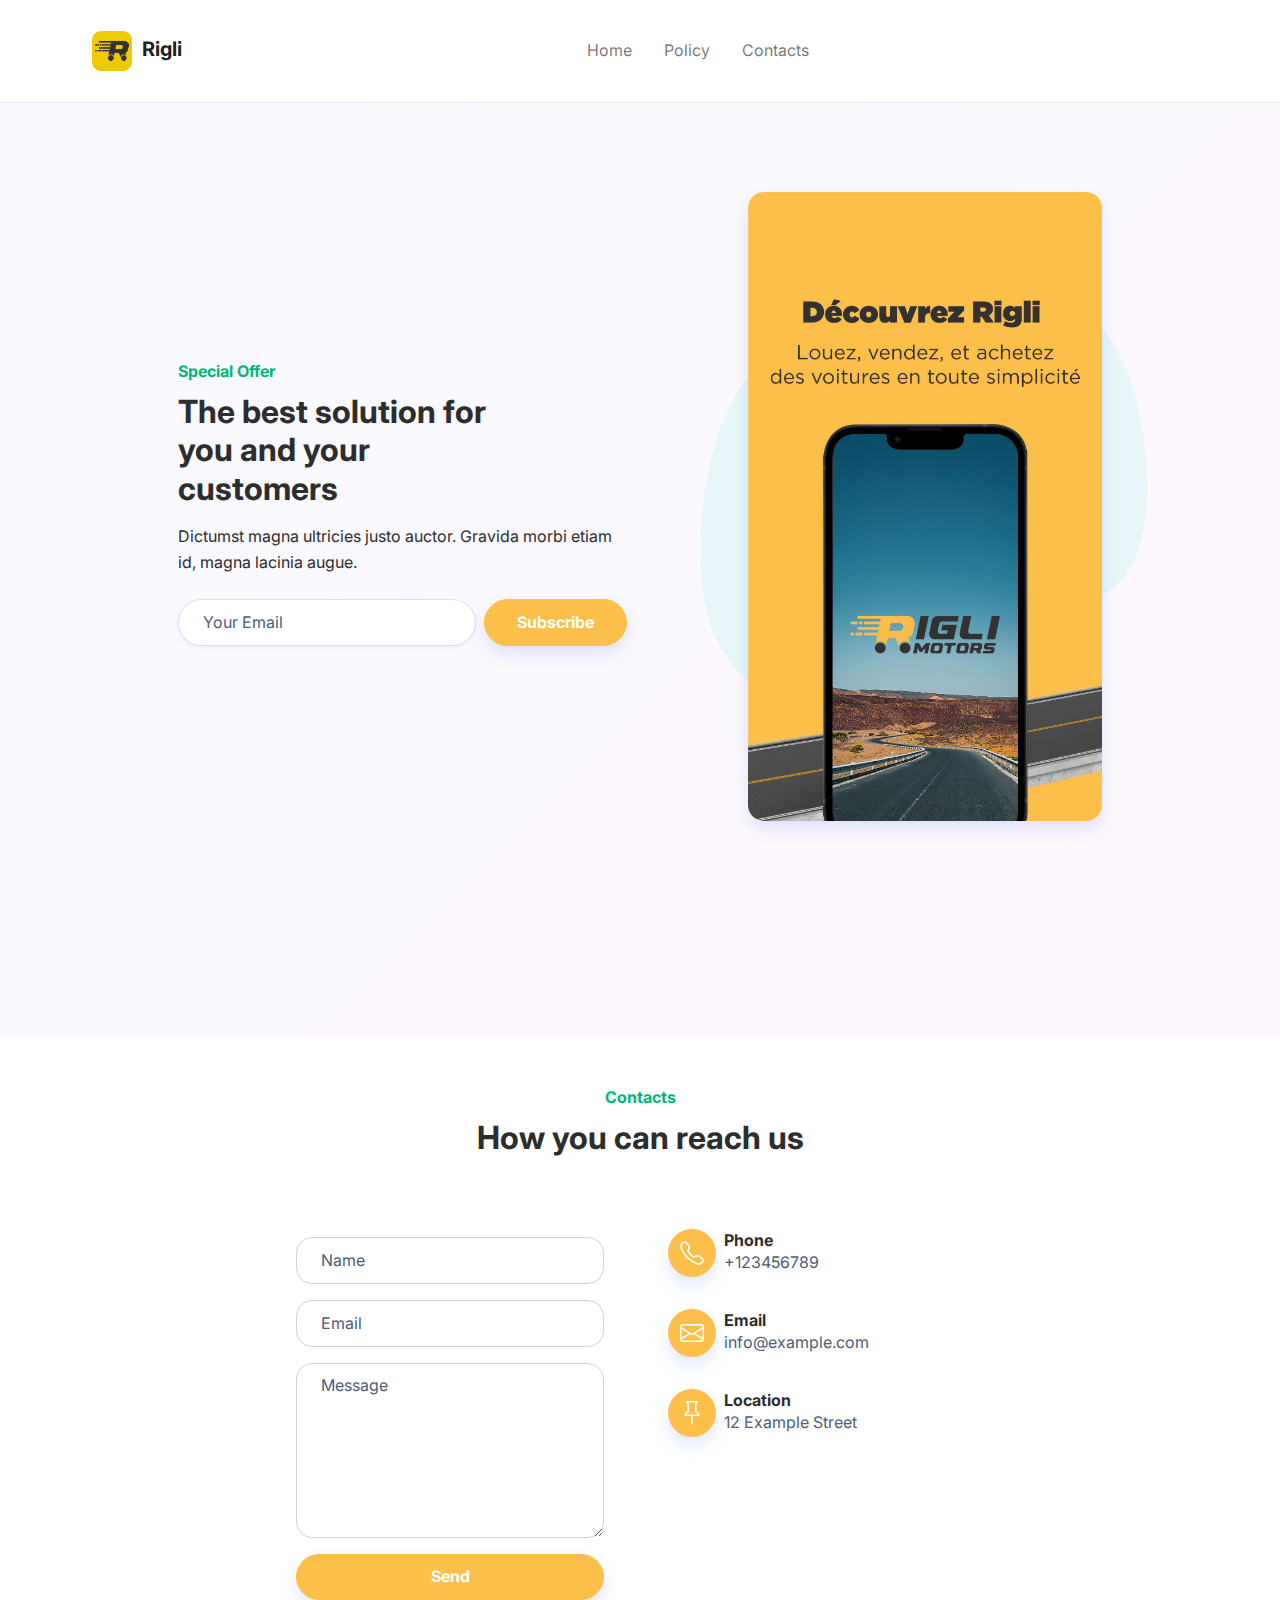
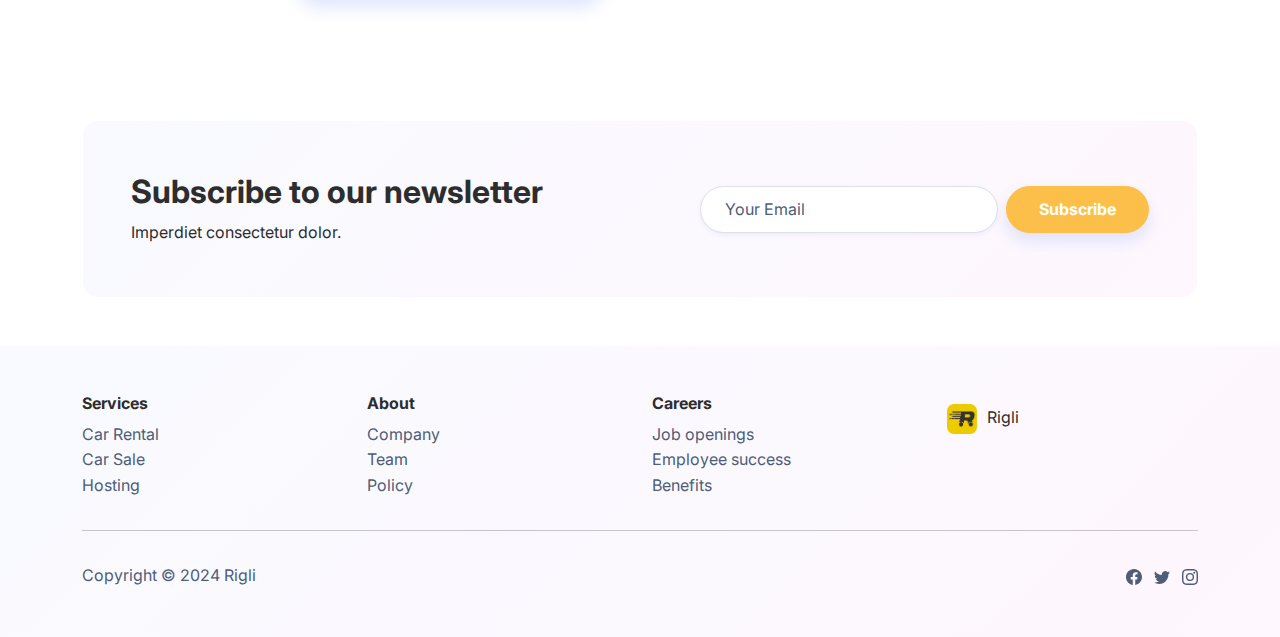
<file: index-app.html>
<!DOCTYPE html>
<html lang="en">

<head>
    <meta charset="utf-8">
    <meta name="viewport" content="width=device-width, initial-scale=1.0, shrink-to-fit=no">
    <title>Home - Rigli</title>
    <link rel="stylesheet" href="assets/bootstrap/css/bootstrap.min.css">
    <link rel="stylesheet" href="https://fonts.googleapis.com/css?family=Inter:300italic,400italic,600italic,700italic,800italic,400,300,600,700,800&amp;display=swap">
</head>

<body>
    <nav class="navbar navbar-light navbar-expand-md fixed-top navbar-shrink py-3" id="mainNav">
        <div class="container"><a class="navbar-brand d-flex align-items-center" href="/"><span><img src="assets/img/App-Icon.png" style="width: 40px;margin: 10px;">Rigli</span></a><button data-bs-toggle="collapse" class="navbar-toggler" data-bs-target="#navcol-1"><span class="visually-hidden">Toggle navigation</span><span class="navbar-toggler-icon"></span></button>
            <div class="collapse navbar-collapse" id="navcol-1">
                <ul class="navbar-nav mx-auto">
                    <li class="nav-item"><a class="nav-link" href="index.html">Home</a></li>
                    <li class="nav-item"><a class="nav-link" href="policy.html">Policy</a></li>
                    <li class="nav-item"><a class="nav-link" href="contacts.html">Contacts</a></li>
                </ul>
            </div>
        </div>
    </nav>
    <nav class="navbar navbar-light navbar-expand-md fixed-top navbar-shrink py-3" id="mainNav">
        <div class="container"><a class="navbar-brand d-flex align-items-center" href="/"><span><img src="assets/img/App-Icon.png" style="width: 40px;margin: 10px;">Rigli</span></a><button data-bs-toggle="collapse" class="navbar-toggler" data-bs-target="#navcol-1"><span class="visually-hidden">Toggle navigation</span><span class="navbar-toggler-icon"></span></button>
            <div class="collapse navbar-collapse" id="navcol-1">
                <ul class="navbar-nav mx-auto">
                    <li class="nav-item"><a class="nav-link" href="index.html">Home</a></li>
                    <li class="nav-item"><a class="nav-link" href="policy.html">Policy</a></li>
                    <li class="nav-item"><a class="nav-link" href="contacts.html">Contacts</a></li>
                </ul>
            </div>
        </div>
    </nav>
    <header class="bg-primary-gradient py-5">
        <div class="container py-5">
            <div class="row py-5">
                <div class="col-md-6 text-center text-md-start d-flex d-sm-flex d-md-flex justify-content-center align-items-center justify-content-md-start align-items-md-center justify-content-xl-end mb-4">
                    <div style="max-width: 450px;">
                        <p class="fw-bold text-success mb-2">Special Offer</p>
                        <h2 class="fw-bold">The best solution for<br>you and your<br>customers</h2>
                        <p class="my-3">Dictumst magna ultricies justo auctor. Gravida morbi etiam id, magna lacinia augue.</p>
                        <form class="d-flex justify-content-center flex-wrap justify-content-md-start flex-lg-nowrap" method="post">
                            <div class="my-2 me-2"><input class="border rounded-pill shadow-sm form-control" type="email" name="email" placeholder="Your Email"></div>
                            <div class="my-2"><button class="btn btn-primary shadow" type="submit">Subscribe </button></div>
                        </form>
                    </div>
                </div>
                <div class="col-md-6 mb-4">
                    <div class="p-5 mx-lg-5" style="background: url(&quot;assets/img/blob.svg&quot;) center / contain no-repeat;"><img class="rounded img-fluid shadow w-100 fit-cover" style="min-height: 300px;" src="assets/img/products/1.jpg"></div>
                </div>
            </div>
        </div>
    </header>
    <section class="py-5">
        <div class="container">
            <div class="row mb-5">
                <div class="col-md-8 col-xl-6 text-center mx-auto">
                    <p class="fw-bold text-success mb-2">Contacts</p>
                    <h2 class="fw-bold">How you can reach us</h2>
                </div>
            </div>
            <div class="row d-flex justify-content-center">
                <div class="col-md-6 col-xl-4">
                    <div>
                        <form class="p-3 p-xl-4" method="post">
                            <div class="mb-3"><input class="form-control" type="text" id="name-1" name="name" placeholder="Name"></div>
                            <div class="mb-3"><input class="form-control" type="email" id="email-1" name="email" placeholder="Email"></div>
                            <div class="mb-3"><textarea class="form-control" id="message-1" name="message" rows="6" placeholder="Message"></textarea></div>
                            <div><button class="btn btn-primary shadow d-block w-100" type="submit">Send </button></div>
                        </form>
                    </div>
                </div>
                <div class="col-md-4 col-xl-4 d-flex justify-content-center justify-content-xl-start">
                    <div class="d-flex flex-wrap flex-md-column justify-content-md-start align-items-md-start h-100">
                        <div class="d-flex align-items-center p-3">
                            <div class="bs-icon-md bs-icon-circle bs-icon-primary shadow d-flex flex-shrink-0 justify-content-center align-items-center d-inline-block bs-icon bs-icon-md"><svg xmlns="http://www.w3.org/2000/svg" width="1em" height="1em" fill="currentColor" viewBox="0 0 16 16" class="bi bi-telephone">
                                    <path d="M3.654 1.328a.678.678 0 0 0-1.015-.063L1.605 2.3c-.483.484-.661 1.169-.45 1.77a17.568 17.568 0 0 0 4.168 6.608 17.569 17.569 0 0 0 6.608 4.168c.601.211 1.286.033 1.77-.45l1.034-1.034a.678.678 0 0 0-.063-1.015l-2.307-1.794a.678.678 0 0 0-.58-.122l-2.19.547a1.745 1.745 0 0 1-1.657-.459L5.482 8.062a1.745 1.745 0 0 1-.46-1.657l.548-2.19a.678.678 0 0 0-.122-.58L3.654 1.328zM1.884.511a1.745 1.745 0 0 1 2.612.163L6.29 2.98c.329.423.445.974.315 1.494l-.547 2.19a.678.678 0 0 0 .178.643l2.457 2.457a.678.678 0 0 0 .644.178l2.189-.547a1.745 1.745 0 0 1 1.494.315l2.306 1.794c.829.645.905 1.87.163 2.611l-1.034 1.034c-.74.74-1.846 1.065-2.877.702a18.634 18.634 0 0 1-7.01-4.42 18.634 18.634 0 0 1-4.42-7.009c-.362-1.03-.037-2.137.703-2.877L1.885.511z"></path>
                                </svg></div>
                            <div class="px-2">
                                <h6 class="fw-bold mb-0">Phone</h6>
                                <p class="text-muted mb-0">+123456789</p>
                            </div>
                        </div>
                        <div class="d-flex align-items-center p-3">
                            <div class="bs-icon-md bs-icon-circle bs-icon-primary shadow d-flex flex-shrink-0 justify-content-center align-items-center d-inline-block bs-icon bs-icon-md"><svg xmlns="http://www.w3.org/2000/svg" width="1em" height="1em" fill="currentColor" viewBox="0 0 16 16" class="bi bi-envelope">
                                    <path fill-rule="evenodd" d="M0 4a2 2 0 0 1 2-2h12a2 2 0 0 1 2 2v8a2 2 0 0 1-2 2H2a2 2 0 0 1-2-2V4Zm2-1a1 1 0 0 0-1 1v.217l7 4.2 7-4.2V4a1 1 0 0 0-1-1H2Zm13 2.383-4.708 2.825L15 11.105V5.383Zm-.034 6.876-5.64-3.471L8 9.583l-1.326-.795-5.64 3.47A1 1 0 0 0 2 13h12a1 1 0 0 0 .966-.741ZM1 11.105l4.708-2.897L1 5.383v5.722Z"></path>
                                </svg></div>
                            <div class="px-2">
                                <h6 class="fw-bold mb-0">Email</h6>
                                <p class="text-muted mb-0">info@example.com</p>
                            </div>
                        </div>
                        <div class="d-flex align-items-center p-3">
                            <div class="bs-icon-md bs-icon-circle bs-icon-primary shadow d-flex flex-shrink-0 justify-content-center align-items-center d-inline-block bs-icon bs-icon-md"><svg xmlns="http://www.w3.org/2000/svg" width="1em" height="1em" fill="currentColor" viewBox="0 0 16 16" class="bi bi-pin">
                                    <path d="M4.146.146A.5.5 0 0 1 4.5 0h7a.5.5 0 0 1 .5.5c0 .68-.342 1.174-.646 1.479-.126.125-.25.224-.354.298v4.431l.078.048c.203.127.476.314.751.555C12.36 7.775 13 8.527 13 9.5a.5.5 0 0 1-.5.5h-4v4.5c0 .276-.224 1.5-.5 1.5s-.5-1.224-.5-1.5V10h-4a.5.5 0 0 1-.5-.5c0-.973.64-1.725 1.17-2.189A5.921 5.921 0 0 1 5 6.708V2.277a2.77 2.77 0 0 1-.354-.298C4.342 1.674 4 1.179 4 .5a.5.5 0 0 1 .146-.354zm1.58 1.408-.002-.001.002.001zm-.002-.001.002.001A.5.5 0 0 1 6 2v5a.5.5 0 0 1-.276.447h-.002l-.012.007-.054.03a4.922 4.922 0 0 0-.827.58c-.318.278-.585.596-.725.936h7.792c-.14-.34-.407-.658-.725-.936a4.915 4.915 0 0 0-.881-.61l-.012-.006h-.002A.5.5 0 0 1 10 7V2a.5.5 0 0 1 .295-.458 1.775 1.775 0 0 0 .351-.271c.08-.08.155-.17.214-.271H5.14c.06.1.133.191.214.271a1.78 1.78 0 0 0 .37.282z"></path>
                                </svg></div>
                            <div class="px-2">
                                <h6 class="fw-bold mb-0">Location</h6>
                                <p class="text-muted mb-0">12 Example Street</p>
                            </div>
                        </div>
                    </div>
                </div>
            </div>
        </div>
    </section>
    <section class="py-5">
        <div class="container">
            <div class="border rounded border-white d-flex flex-column justify-content-between align-items-center flex-lg-row bg-primary-gradient p-4 p-lg-5">
                <div class="text-center text-lg-start py-3 py-lg-1">
                    <h2 class="fw-bold mb-2">Subscribe to our newsletter</h2>
                    <p class="mb-0">Imperdiet consectetur dolor.</p>
                </div>
                <form class="d-flex justify-content-center flex-wrap flex-lg-nowrap" method="post">
                    <div class="my-2"><input class="border rounded-pill shadow-sm form-control" type="email" name="email" placeholder="Your Email"></div>
                    <div class="my-2"><button class="btn btn-primary shadow ms-2" type="submit">Subscribe </button></div>
                </form>
            </div>
        </div>
    </section>
    <footer class="bg-primary-gradient">
        <div class="container py-4 py-lg-5">
            <div class="row justify-content-center">
                <div class="col-sm-4 col-md-3 text-center text-lg-start d-flex flex-column item">
                    <h3 class="fs-6 fw-bold">Services</h3>
                    <ul class="list-unstyled">
                        <li><a href="#">Car Rental</a></li>
                        <li><a href="#">Car Sale</a></li>
                        <li><a href="#">Hosting</a></li>
                    </ul>
                </div>
                <div class="col-sm-4 col-md-3 text-center text-lg-start d-flex flex-column item">
                    <h3 class="fs-6 fw-bold">About</h3>
                    <ul class="list-unstyled">
                        <li><a href="#">Company</a></li>
                        <li><a href="#">Team</a></li>
                        <li><a href="#">Policy</a></li>
                    </ul>
                </div>
                <div class="col-sm-4 col-md-3 text-center text-lg-start d-flex flex-column item">
                    <h3 class="fs-6 fw-bold">Careers</h3>
                    <ul class="list-unstyled">
                        <li><a href="#">Job openings</a></li>
                        <li><a href="#">Employee success</a></li>
                        <li><a href="#">Benefits</a></li>
                    </ul>
                </div>
                <div class="col-lg-3 text-center text-lg-start d-inline flex-column align-items-center order-first align-items-lg-start order-lg-last item social"><img src="assets/img/App-Icon.png" style="width: 30px;margin: 10px;"><span>Rigli</span>
                    <div class="fw-bold d-flex align-items-center mb-2"></div>
                    <p class="text-muted copyright"></p>
                </div>
            </div>
            <hr>
            <div class="text-muted d-flex justify-content-between align-items-center pt-3">
                <p class="mb-0">Copyright © 2024 Rigli</p>
                <ul class="list-inline mb-0">
                    <li class="list-inline-item"><svg xmlns="http://www.w3.org/2000/svg" width="1em" height="1em" fill="currentColor" viewBox="0 0 16 16" class="bi bi-facebook">
                            <path d="M16 8.049c0-4.446-3.582-8.05-8-8.05C3.58 0-.002 3.603-.002 8.05c0 4.017 2.926 7.347 6.75 7.951v-5.625h-2.03V8.05H6.75V6.275c0-2.017 1.195-3.131 3.022-3.131.876 0 1.791.157 1.791.157v1.98h-1.009c-.993 0-1.303.621-1.303 1.258v1.51h2.218l-.354 2.326H9.25V16c3.824-.604 6.75-3.934 6.75-7.951z"></path>
                        </svg></li>
                    <li class="list-inline-item"><svg xmlns="http://www.w3.org/2000/svg" width="1em" height="1em" fill="currentColor" viewBox="0 0 16 16" class="bi bi-twitter">
                            <path d="M5.026 15c6.038 0 9.341-5.003 9.341-9.334 0-.14 0-.282-.006-.422A6.685 6.685 0 0 0 16 3.542a6.658 6.658 0 0 1-1.889.518 3.301 3.301 0 0 0 1.447-1.817 6.533 6.533 0 0 1-2.087.793A3.286 3.286 0 0 0 7.875 6.03a9.325 9.325 0 0 1-6.767-3.429 3.289 3.289 0 0 0 1.018 4.382A3.323 3.323 0 0 1 .64 6.575v.045a3.288 3.288 0 0 0 2.632 3.218 3.203 3.203 0 0 1-.865.115 3.23 3.23 0 0 1-.614-.057 3.283 3.283 0 0 0 3.067 2.277A6.588 6.588 0 0 1 .78 13.58a6.32 6.32 0 0 1-.78-.045A9.344 9.344 0 0 0 5.026 15z"></path>
                        </svg></li>
                    <li class="list-inline-item"><svg xmlns="http://www.w3.org/2000/svg" width="1em" height="1em" fill="currentColor" viewBox="0 0 16 16" class="bi bi-instagram">
                            <path d="M8 0C5.829 0 5.556.01 4.703.048 3.85.088 3.269.222 2.76.42a3.917 3.917 0 0 0-1.417.923A3.927 3.927 0 0 0 .42 2.76C.222 3.268.087 3.85.048 4.7.01 5.555 0 5.827 0 8.001c0 2.172.01 2.444.048 3.297.04.852.174 1.433.372 1.942.205.526.478.972.923 1.417.444.445.89.719 1.416.923.51.198 1.09.333 1.942.372C5.555 15.99 5.827 16 8 16s2.444-.01 3.298-.048c.851-.04 1.434-.174 1.943-.372a3.916 3.916 0 0 0 1.416-.923c.445-.445.718-.891.923-1.417.197-.509.332-1.09.372-1.942C15.99 10.445 16 10.173 16 8s-.01-2.445-.048-3.299c-.04-.851-.175-1.433-.372-1.941a3.926 3.926 0 0 0-.923-1.417A3.911 3.911 0 0 0 13.24.42c-.51-.198-1.092-.333-1.943-.372C10.443.01 10.172 0 7.998 0h.003zm-.717 1.442h.718c2.136 0 2.389.007 3.232.046.78.035 1.204.166 1.486.275.373.145.64.319.92.599.28.28.453.546.598.92.11.281.24.705.275 1.485.039.843.047 1.096.047 3.231s-.008 2.389-.047 3.232c-.035.78-.166 1.203-.275 1.485a2.47 2.47 0 0 1-.599.919c-.28.28-.546.453-.92.598-.28.11-.704.24-1.485.276-.843.038-1.096.047-3.232.047s-2.39-.009-3.233-.047c-.78-.036-1.203-.166-1.485-.276a2.478 2.478 0 0 1-.92-.598 2.48 2.48 0 0 1-.6-.92c-.109-.281-.24-.705-.275-1.485-.038-.843-.046-1.096-.046-3.233 0-2.136.008-2.388.046-3.231.036-.78.166-1.204.276-1.486.145-.373.319-.64.599-.92.28-.28.546-.453.92-.598.282-.11.705-.24 1.485-.276.738-.034 1.024-.044 2.515-.045v.002zm4.988 1.328a.96.96 0 1 0 0 1.92.96.96 0 0 0 0-1.92zm-4.27 1.122a4.109 4.109 0 1 0 0 8.217 4.109 4.109 0 0 0 0-8.217zm0 1.441a2.667 2.667 0 1 1 0 5.334 2.667 2.667 0 0 1 0-5.334z"></path>
                        </svg></li>
                </ul>
            </div>
        </div>
    </footer>
    <script src="assets/js/jquery.min.js"></script>
    <script src="assets/bootstrap/js/bootstrap.min.js"></script>
    <script src="assets/js/bold-and-bright.js"></script>
</body>

</html>
</file>
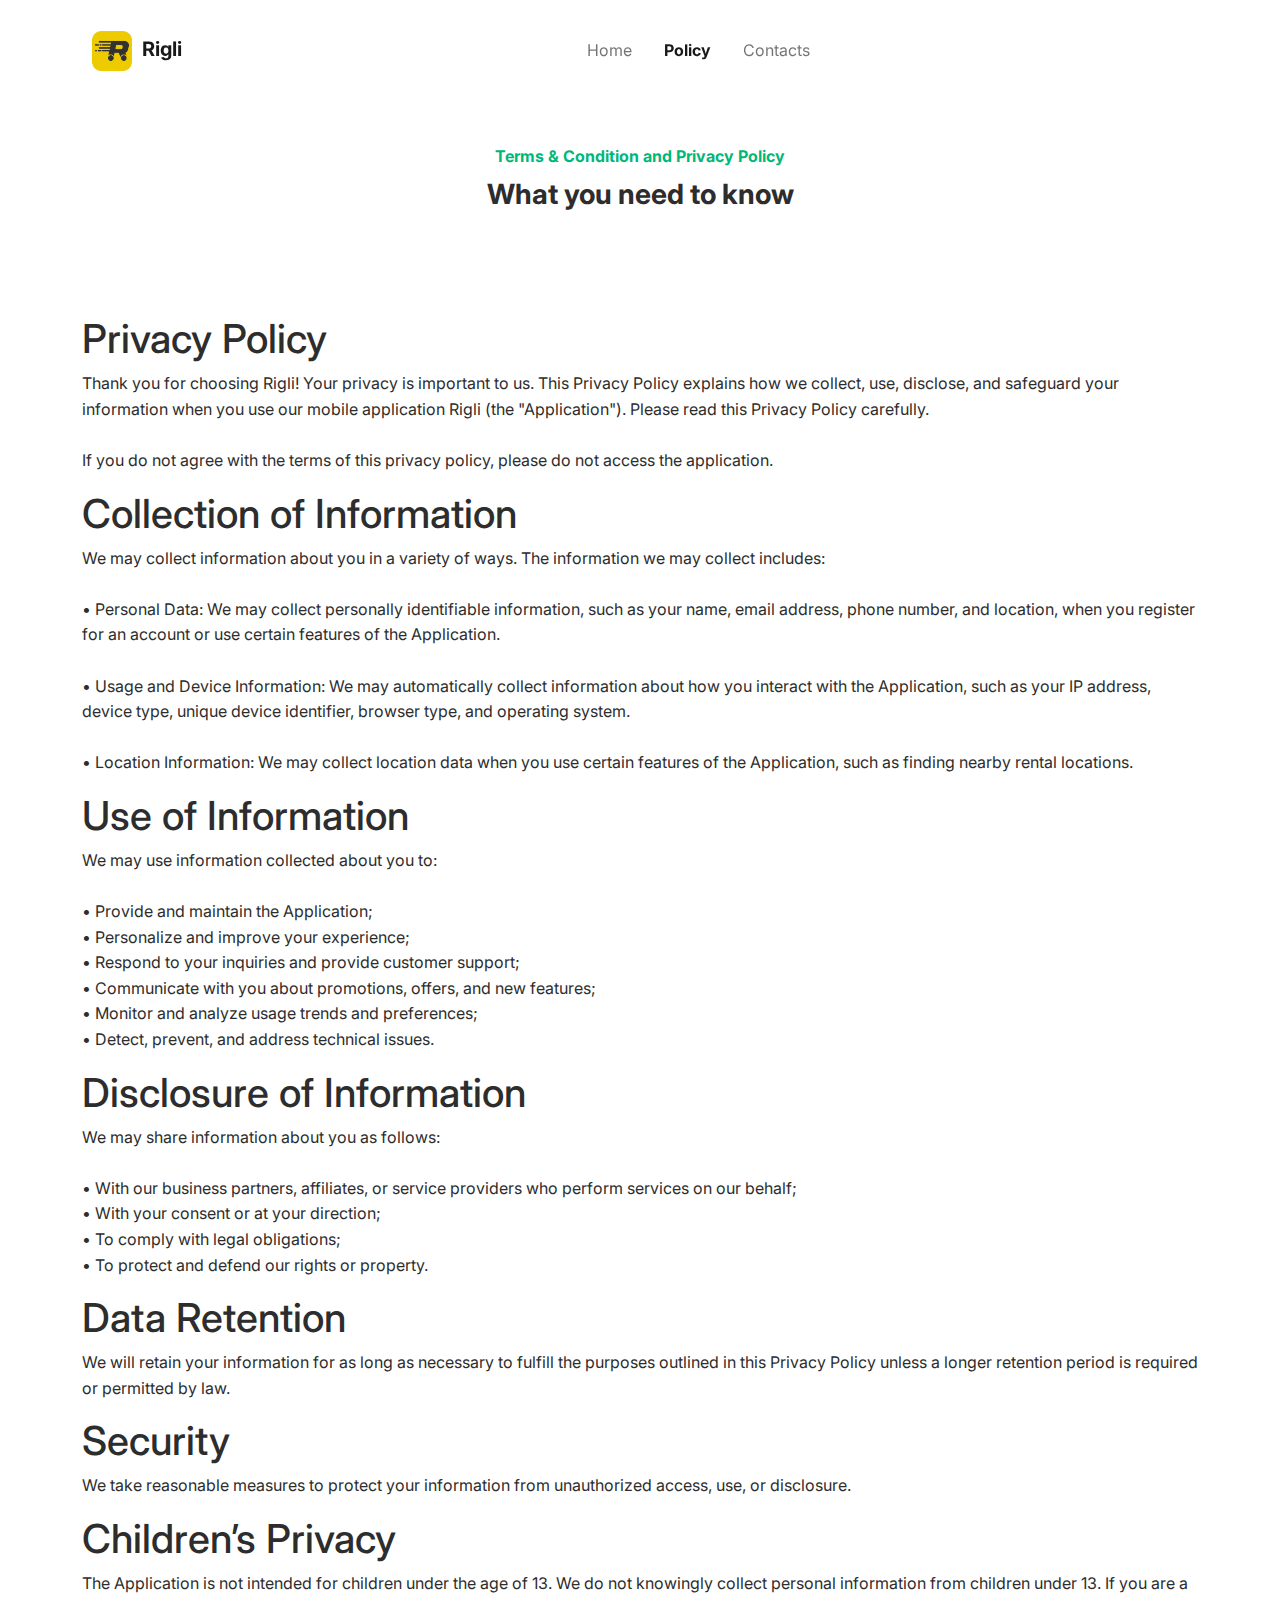
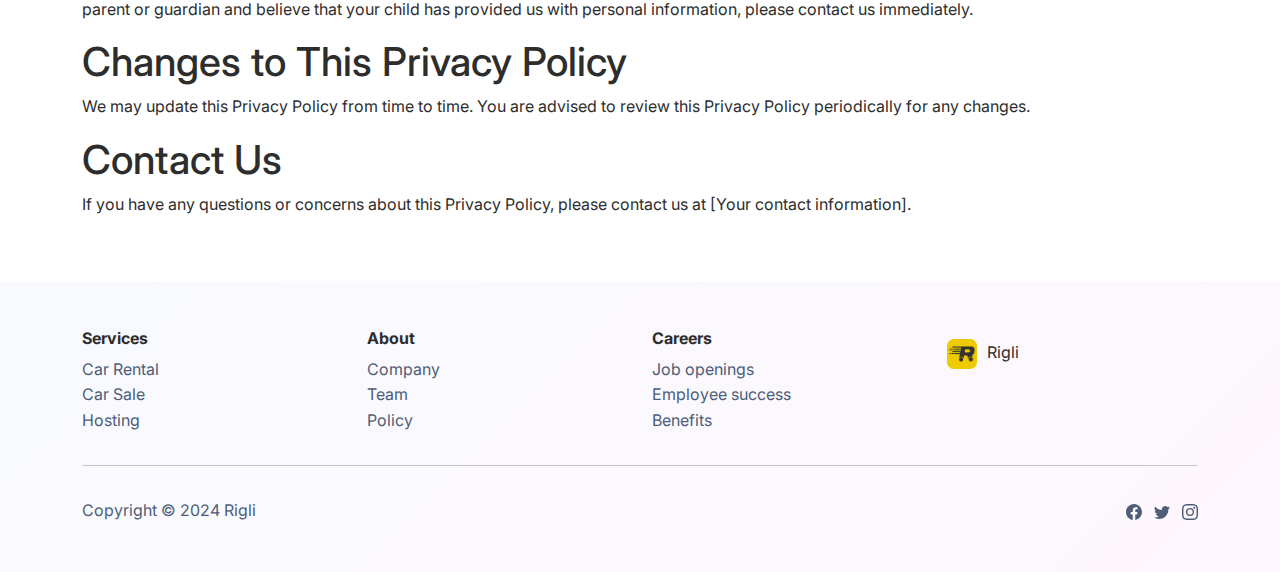
<file: policy.html>
<!DOCTYPE html>
<html lang="en">

<head>
    <meta charset="utf-8">
    <meta name="viewport" content="width=device-width, initial-scale=1.0, shrink-to-fit=no">
    <title>Services - Rigli</title>
    <link rel="stylesheet" href="assets/bootstrap/css/bootstrap.min.css">
    <link rel="stylesheet" href="https://fonts.googleapis.com/css?family=Inter:300italic,400italic,600italic,700italic,800italic,400,300,600,700,800&amp;display=swap">
</head>

<body style="/*background: url(&quot;design.jpg&quot;);*/background-position: 0 -60px;">
    <nav class="navbar navbar-light navbar-expand-md fixed-top navbar-shrink py-3" id="mainNav">
        <div class="container"><a class="navbar-brand d-flex align-items-center" href="/"><span><img src="assets/img/App-Icon.png" style="width: 40px;margin: 10px;">Rigli</span></a><button data-bs-toggle="collapse" class="navbar-toggler" data-bs-target="#navcol-1"><span class="visually-hidden">Toggle navigation</span><span class="navbar-toggler-icon"></span></button>
            <div class="collapse navbar-collapse" id="navcol-1">
                <ul class="navbar-nav mx-auto">
                    <li class="nav-item"><a class="nav-link" href="index.html">Home</a></li>
                    <li class="nav-item"><a class="nav-link active" href="services.html">Policy</a></li>
                    <li class="nav-item"><a class="nav-link" href="contacts.html">Contacts</a></li>
                </ul>
            </div>
        </div>
    </nav>
    <section class="py-5 mt-5">
        <div class="container py-5">
            <div class="row mb-4 mb-lg-5">
                <div class="col-md-8 col-xl-6 text-center mx-auto">
                    <p class="fw-bold text-success mb-2">Terms &amp; Condition and Privacy Policy</p>
                    <h3 class="fw-bold">What you need to know</h3>
                </div>
            </div>
        </div>
        <div class="container">
            <div class="row">
                <div class="col-md-12">
                    <h1>Privacy Policy</h1>
                    <p>Thank you for choosing Rigli! Your privacy is important to us. This Privacy Policy explains how we collect, use, disclose, and safeguard your information when you use our mobile application Rigli (the "Application"). Please read this Privacy Policy carefully.<br><br>If you do not agree with the terms of this privacy policy, please do not access the application.<br></p>
                    <h1>Collection of Information</h1>
                    <p>We may collect information about you in a variety of ways. The information we may collect includes:<br><br>•⁠&nbsp;⁠Personal Data: We may collect personally identifiable information, such as your name, email address, phone number, and location, when you register for an account or use certain features of the Application.<br><br>•⁠&nbsp;⁠Usage and Device Information: We may automatically collect information about how you interact with the Application, such as your IP address, device type, unique device identifier, browser type, and operating system.<br><br>•⁠&nbsp;⁠Location Information: We may collect location data when you use certain features of the Application, such as finding nearby rental locations.<br></p>
                    <h1>Use of Information</h1>
                    <p>We may use information collected about you to:<br><br>•⁠&nbsp;⁠Provide and maintain the Application;<br>•⁠&nbsp;⁠Personalize and improve your experience;<br>•⁠&nbsp;⁠Respond to your inquiries and provide customer support;<br>•⁠&nbsp;⁠Communicate with you about promotions, offers, and new features;<br>•⁠&nbsp;⁠Monitor and analyze usage trends and preferences;<br>•⁠&nbsp;⁠Detect, prevent, and address technical issues.</p>
                    <h1>Disclosure of Information</h1>
                    <p>We may share information about you as follows:<br><br>•⁠&nbsp;⁠With our business partners, affiliates, or service providers who perform services on our behalf;<br>•⁠&nbsp;⁠With your consent or at your direction;<br>•⁠&nbsp;⁠To comply with legal obligations;<br>•⁠&nbsp;⁠To protect and defend our rights or property.</p>
                    <h1>Data Retention</h1>
                    <p>We will retain your information for as long as necessary to fulfill the purposes outlined in this Privacy Policy unless a longer retention period is required or permitted by law.<br></p>
                    <h1>Security</h1>
                    <p>We take reasonable measures to protect your information from unauthorized access, use, or disclosure.<br></p>
                    <h1>Children’s Privacy</h1>
                    <p>The Application is not intended for children under the age of 13. We do not knowingly collect personal information from children under 13. If you are a parent or guardian and believe that your child has provided us with personal information, please contact us immediately.</p>
                    <h1>Changes to This Privacy Policy</h1>
                    <p>We may update this Privacy Policy from time to time. You are advised to review this Privacy Policy periodically for any changes.<br></p>
                    <h1>Contact Us</h1>
                    <p>If you have any questions or concerns about this Privacy Policy, please contact us at [Your contact information].</p>
                </div>
            </div>
        </div>
    </section>
    <footer class="bg-primary-gradient">
        <div class="container py-4 py-lg-5">
            <div class="row justify-content-center">
                <div class="col-sm-4 col-md-3 text-center text-lg-start d-flex flex-column item">
                    <h3 class="fs-6 fw-bold">Services</h3>
                    <ul class="list-unstyled">
                        <li><a href="#">Car Rental</a></li>
                        <li><a href="#">Car Sale</a></li>
                        <li><a href="#">Hosting</a></li>
                    </ul>
                </div>
                <div class="col-sm-4 col-md-3 text-center text-lg-start d-flex flex-column item">
                    <h3 class="fs-6 fw-bold">About</h3>
                    <ul class="list-unstyled">
                        <li><a href="#">Company</a></li>
                        <li><a href="#">Team</a></li>
                        <li><a href="#">Policy</a></li>
                    </ul>
                </div>
                <div class="col-sm-4 col-md-3 text-center text-lg-start d-flex flex-column item">
                    <h3 class="fs-6 fw-bold">Careers</h3>
                    <ul class="list-unstyled">
                        <li><a href="#">Job openings</a></li>
                        <li><a href="#">Employee success</a></li>
                        <li><a href="#">Benefits</a></li>
                    </ul>
                </div>
                <div class="col-lg-3 text-center text-lg-start d-inline flex-column align-items-center order-first align-items-lg-start order-lg-last item social"><img src="assets/img/App-Icon.png" style="width: 30px;margin: 10px;"><span>Rigli</span>
                    <div class="fw-bold d-flex align-items-center mb-2"></div>
                    <p class="text-muted copyright"></p>
                </div>
            </div>
            <hr>
            <div class="text-muted d-flex justify-content-between align-items-center pt-3">
                <p class="mb-0">Copyright © 2024 Rigli</p>
                <ul class="list-inline mb-0">
                    <li class="list-inline-item"><svg xmlns="http://www.w3.org/2000/svg" width="1em" height="1em" fill="currentColor" viewBox="0 0 16 16" class="bi bi-facebook">
                            <path d="M16 8.049c0-4.446-3.582-8.05-8-8.05C3.58 0-.002 3.603-.002 8.05c0 4.017 2.926 7.347 6.75 7.951v-5.625h-2.03V8.05H6.75V6.275c0-2.017 1.195-3.131 3.022-3.131.876 0 1.791.157 1.791.157v1.98h-1.009c-.993 0-1.303.621-1.303 1.258v1.51h2.218l-.354 2.326H9.25V16c3.824-.604 6.75-3.934 6.75-7.951z"></path>
                        </svg></li>
                    <li class="list-inline-item"><svg xmlns="http://www.w3.org/2000/svg" width="1em" height="1em" fill="currentColor" viewBox="0 0 16 16" class="bi bi-twitter">
                            <path d="M5.026 15c6.038 0 9.341-5.003 9.341-9.334 0-.14 0-.282-.006-.422A6.685 6.685 0 0 0 16 3.542a6.658 6.658 0 0 1-1.889.518 3.301 3.301 0 0 0 1.447-1.817 6.533 6.533 0 0 1-2.087.793A3.286 3.286 0 0 0 7.875 6.03a9.325 9.325 0 0 1-6.767-3.429 3.289 3.289 0 0 0 1.018 4.382A3.323 3.323 0 0 1 .64 6.575v.045a3.288 3.288 0 0 0 2.632 3.218 3.203 3.203 0 0 1-.865.115 3.23 3.23 0 0 1-.614-.057 3.283 3.283 0 0 0 3.067 2.277A6.588 6.588 0 0 1 .78 13.58a6.32 6.32 0 0 1-.78-.045A9.344 9.344 0 0 0 5.026 15z"></path>
                        </svg></li>
                    <li class="list-inline-item"><svg xmlns="http://www.w3.org/2000/svg" width="1em" height="1em" fill="currentColor" viewBox="0 0 16 16" class="bi bi-instagram">
                            <path d="M8 0C5.829 0 5.556.01 4.703.048 3.85.088 3.269.222 2.76.42a3.917 3.917 0 0 0-1.417.923A3.927 3.927 0 0 0 .42 2.76C.222 3.268.087 3.85.048 4.7.01 5.555 0 5.827 0 8.001c0 2.172.01 2.444.048 3.297.04.852.174 1.433.372 1.942.205.526.478.972.923 1.417.444.445.89.719 1.416.923.51.198 1.09.333 1.942.372C5.555 15.99 5.827 16 8 16s2.444-.01 3.298-.048c.851-.04 1.434-.174 1.943-.372a3.916 3.916 0 0 0 1.416-.923c.445-.445.718-.891.923-1.417.197-.509.332-1.09.372-1.942C15.99 10.445 16 10.173 16 8s-.01-2.445-.048-3.299c-.04-.851-.175-1.433-.372-1.941a3.926 3.926 0 0 0-.923-1.417A3.911 3.911 0 0 0 13.24.42c-.51-.198-1.092-.333-1.943-.372C10.443.01 10.172 0 7.998 0h.003zm-.717 1.442h.718c2.136 0 2.389.007 3.232.046.78.035 1.204.166 1.486.275.373.145.64.319.92.599.28.28.453.546.598.92.11.281.24.705.275 1.485.039.843.047 1.096.047 3.231s-.008 2.389-.047 3.232c-.035.78-.166 1.203-.275 1.485a2.47 2.47 0 0 1-.599.919c-.28.28-.546.453-.92.598-.28.11-.704.24-1.485.276-.843.038-1.096.047-3.232.047s-2.39-.009-3.233-.047c-.78-.036-1.203-.166-1.485-.276a2.478 2.478 0 0 1-.92-.598 2.48 2.48 0 0 1-.6-.92c-.109-.281-.24-.705-.275-1.485-.038-.843-.046-1.096-.046-3.233 0-2.136.008-2.388.046-3.231.036-.78.166-1.204.276-1.486.145-.373.319-.64.599-.92.28-.28.546-.453.92-.598.282-.11.705-.24 1.485-.276.738-.034 1.024-.044 2.515-.045v.002zm4.988 1.328a.96.96 0 1 0 0 1.92.96.96 0 0 0 0-1.92zm-4.27 1.122a4.109 4.109 0 1 0 0 8.217 4.109 4.109 0 0 0 0-8.217zm0 1.441a2.667 2.667 0 1 1 0 5.334 2.667 2.667 0 0 1 0-5.334z"></path>
                        </svg></li>
                </ul>
            </div>
        </div>
    </footer>
    <script src="assets/js/jquery.min.js"></script>
    <script src="assets/bootstrap/js/bootstrap.min.js"></script>
    <script src="assets/js/bold-and-bright.js"></script>
</body>

</html>
</file>
